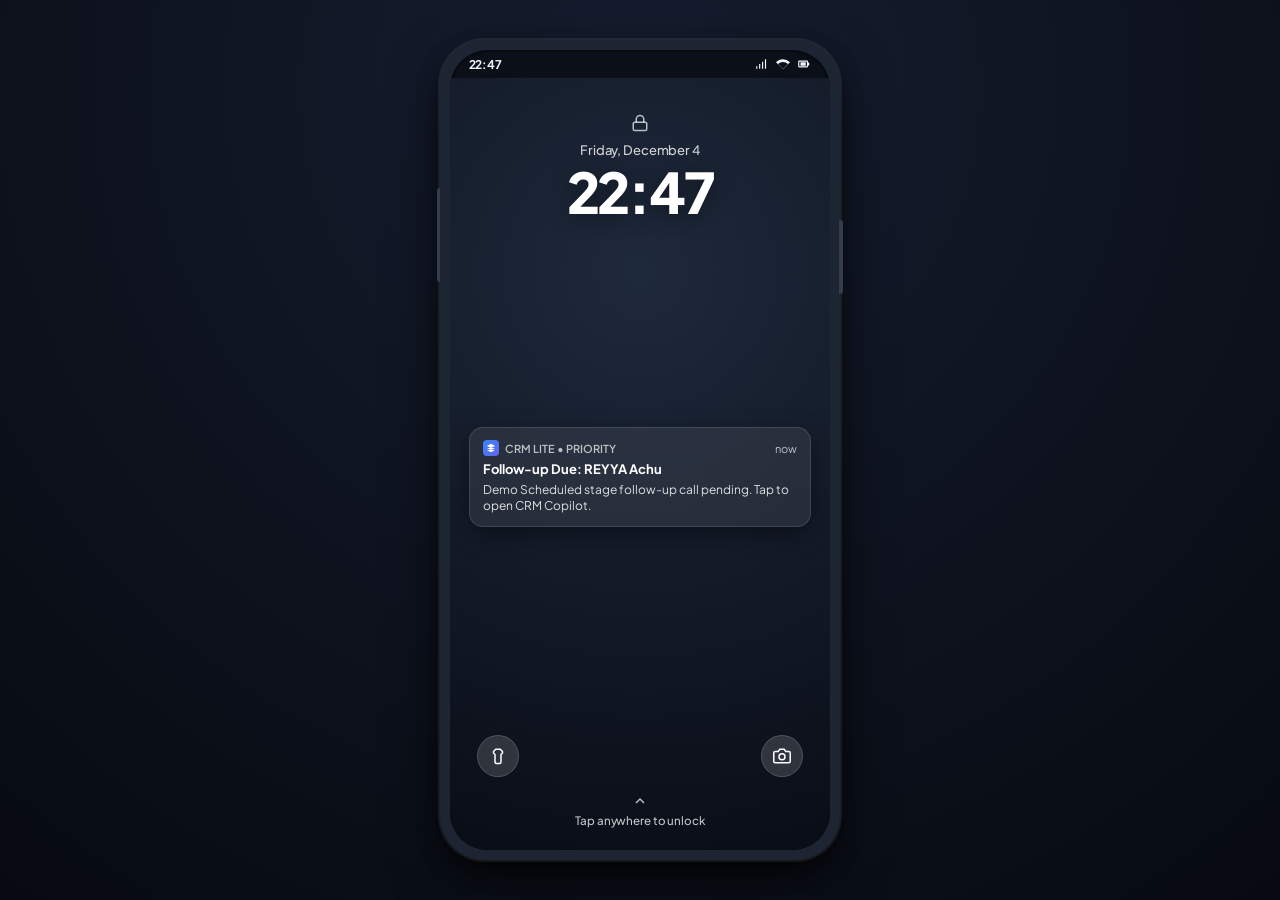
<file: chatbot_mobile.html>
<!DOCTYPE html>
<html lang="en">
<head>
  <meta charset="UTF-8" />
  <meta name="viewport" content="width=device-width, initial-scale=1.0, maximum-scale=1.0, user-scalable=no" />
  <meta http-equiv="Cache-Control" content="no-cache, no-store, must-revalidate" />
  <meta http-equiv="Pragma" content="no-cache" />
  <meta http-equiv="Expires" content="0" />
  <title>CRM Mobile OS • AI Copilot Smartphone Simulator</title>
  <link rel="preconnect" href="https://fonts.googleapis.com">
  <link rel="preconnect" href="https://fonts.gstatic.com" crossorigin>
  <link href="https://fonts.googleapis.com/css2?family=Plus+Jakarta+Sans:wght@400;500;600;700;800&family=JetBrains+Mono:wght@400;500&display=swap" rel="stylesheet">
  <style>
    :root {
      --primary: #3b82f6;
      --primary-dark: #2563eb;
      --primary-glow: rgba(59, 130, 246, 0.35);
      --bg-chassis: #1e2532;
      --chassis-border: #2d3748;
      --phone-bg: #0b0f17;
      --phone-surface: #141a24;
      --phone-surface-2: #1b2332;
      --phone-border: rgba(255, 255, 255, 0.08);
      --text-main: #f1f5f9;
      --text-dim: #94a3b8;
      --text-muted: #64748b;
      --success: #10b981;
      --warning: #f59e0b;
      --danger: #ef4444;
      --radius-sm: 8px;
      --radius-md: 14px;
      --radius-lg: 20px;
      --font-sans: 'Plus Jakarta Sans', -apple-system, BlinkMacSystemFont, 'Segoe UI', Roboto, sans-serif;
      --font-mono: 'JetBrains Mono', monospace;
    }

    * {
      box-sizing: border-box;
      margin: 0;
      padding: 0;
      -webkit-tap-highlight-color: transparent;
    }

    html, body {
      height: 100%;
      height: 100dvh;
      max-height: 100vh;
      overflow: hidden;
      margin: 0;
      padding: 0;
    }

    body {
      background: radial-gradient(circle at 50% 10%, #151d2f 0%, #070a10 100%);
      font-family: var(--font-sans);
      color: var(--text-main);
      display: flex;
      flex-direction: column;
      align-items: center;
      justify-content: center;
      padding: clamp(0.4rem, 1.5vh, 1rem) 0.5rem;
      overflow: hidden;
    }

    .status-dot {
      width: 7px;
      height: 7px;
      border-radius: 50%;
      background: var(--success);
      box-shadow: 0 0 6px var(--success);
      display: inline-block;
    }
    .status-dot.offline {
      background: var(--warning);
      box-shadow: 0 0 6px var(--warning);
    }

    /* SMARTPHONE MOCKUP FRAME */
    .phone-wrapper {
      position: relative;
      height: min(820px, calc(100dvh - 1.5rem));
      max-height: calc(100dvh - 1.5rem);
      aspect-ratio: 380 / 780;
      width: auto;
      max-width: min(400px, calc(100vw - 1rem));
      background: var(--bg-chassis);
      border-radius: clamp(28px, 5vh, 46px);
      padding: 10px;
      box-shadow:
        0 0 0 2px rgba(255, 255, 255, 0.08),
        0 20px 60px -10px rgba(0, 0, 0, 0.85),
        0 10px 25px -5px rgba(0, 0, 0, 0.6);
      display: flex;
      flex-direction: column;
      user-select: none;
      transition: all 0.3s ease;
      flex-shrink: 1;
      min-height: 0;
    }

    /* Hardware buttons on chassis edges */
    .phone-wrapper::before {
      content: '';
      position: absolute;
      top: 18%;
      left: -3px;
      width: 3px;
      height: 6%;
      background: #333d4e;
      border-radius: 3px 0 0 3px;
      box-shadow: 0 45px 0 #333d4e; /* Volume buttons */
    }

    .power-btn-hardware {
      position: absolute;
      top: 22%;
      right: -3px;
      width: 4px;
      height: 9%;
      background: #333d4e;
      border-radius: 0 3px 3px 0;
      cursor: pointer;
      z-index: 10;
      transition: background 0.15s ease;
    }
    .power-btn-hardware:hover {
      background: var(--primary);
    }

    /* Inner Screen Glass */
    .phone-screen {
      width: 100%;
      height: 100%;
      background: var(--phone-bg);
      border-radius: clamp(20px, 4.2vh, 38px);
      display: flex;
      flex-direction: column;
      overflow: hidden;
      position: relative;
      box-shadow: inset 0 0 4px rgba(0, 0, 0, 0.8);
      min-height: 0;
    }

    /* Clean Top Status Bar (Time & WiFi, No Dynamic Island Capsule) */
    .phone-status-bar {
      height: 28px;
      padding: 0 1.15rem;
      display: flex;
      align-items: center;
      justify-content: space-between;
      color: var(--text-main);
      z-index: 50;
      flex-shrink: 0;
      position: relative;
      background: transparent;
      transition: background 0.2s ease;
    }

    body.in-app .phone-status-bar {
      background: var(--phone-surface);
    }

    .phone-time {
      font-family: var(--font-sans);
      font-weight: 700;
      font-size: 0.75rem;
      letter-spacing: -0.02em;
      color: var(--text-main);
    }

    .phone-status-icons {
      display: flex;
      align-items: center;
      gap: 0.45rem;
      color: var(--text-main);
    }

    .phone-status-icons svg {
      width: 14px;
      height: 14px;
      fill: currentColor;
    }

    /* =========================================================================
       SCREEN VIEWS (LOCK SCREEN, HOME SCREEN, APP SCREEN)
       ========================================================================= */
    .screen-view {
      position: absolute;
      top: 28px;
      left: 0;
      right: 0;
      bottom: 0;
      display: flex;
      flex-direction: column;
      overflow: hidden;
      transition: transform 0.35s cubic-bezier(0.16, 1, 0.3, 1), opacity 0.25s ease;
      min-height: 0;
    }

    /* -------------------------------------------------------------------------
       SCREEN 1: LOCK SCREEN
       ------------------------------------------------------------------------- */
    #lockScreen {
      z-index: 40;
      background: radial-gradient(circle at 50% 25%, #1e293b 0%, #090d16 100%);
      padding: 1.25rem 1.15rem 1.35rem 1.15rem;
      justify-content: space-between;
      align-items: center;
      transform: translateY(0);
      opacity: 1;
      cursor: pointer;
    }

    #lockScreen.unlocked {
      transform: translateY(-100%);
      opacity: 0;
      pointer-events: none;
    }

    .lock-top {
      display: flex;
      flex-direction: column;
      align-items: center;
      gap: 0.35rem;
      margin-top: 1rem;
    }

    .lock-padlock {
      width: 18px;
      height: 18px;
      color: rgba(255, 255, 255, 0.7);
      margin-bottom: 0.25rem;
    }

    .lock-date {
      font-size: 0.8125rem;
      font-weight: 500;
      color: rgba(255, 255, 255, 0.8);
      letter-spacing: -0.01em;
    }

    .lock-clock {
      font-size: 3.5rem;
      font-weight: 800;
      line-height: 1;
      color: #ffffff;
      letter-spacing: -0.04em;
      text-shadow: 0 4px 20px rgba(0, 0, 0, 0.4);
    }

    /* Lock Screen Notification Card */
    .lock-notifications {
      width: 100%;
      display: flex;
      flex-direction: column;
      gap: 0.6rem;
      margin: auto 0;
    }

    .lock-notif-card {
      background: rgba(255, 255, 255, 0.08);
      backdrop-filter: blur(20px);
      -webkit-backdrop-filter: blur(20px);
      border: 1px solid rgba(255, 255, 255, 0.12);
      border-radius: var(--radius-md);
      padding: 0.75rem 0.85rem;
      box-shadow: 0 8px 24px rgba(0, 0, 0, 0.4);
      display: flex;
      flex-direction: column;
      gap: 0.3rem;
      transition: transform 0.2s ease, background 0.2s ease;
      cursor: pointer;
    }

    .lock-notif-card:hover {
      background: rgba(255, 255, 255, 0.12);
      transform: scale(1.02);
    }

    .notif-header {
      display: flex;
      align-items: center;
      justify-content: space-between;
      font-size: 0.6875rem;
      color: rgba(255, 255, 255, 0.7);
    }

    .notif-app-info {
      display: flex;
      align-items: center;
      gap: 0.35rem;
      font-weight: 600;
    }

    .notif-app-icon {
      width: 16px;
      height: 16px;
      background: linear-gradient(135deg, var(--primary) 0%, #6366f1 100%);
      border-radius: 4px;
      display: flex;
      align-items: center;
      justify-content: center;
    }
    .notif-app-icon svg {
      width: 10px;
      height: 10px;
      fill: #ffffff;
    }

    .notif-title {
      font-size: 0.8125rem;
      font-weight: 700;
      color: #ffffff;
    }

    .notif-desc {
      font-size: 0.75rem;
      color: rgba(255, 255, 255, 0.85);
      line-height: 1.35;
    }

    /* Lock Screen Bottom Actions */
    .lock-bottom {
      width: 100%;
      display: flex;
      flex-direction: column;
      align-items: center;
      gap: 1rem;
    }

    .lock-quick-actions {
      width: 100%;
      display: flex;
      justify-content: space-between;
      padding: 0 0.5rem;
    }

    .lock-round-btn {
      width: 42px;
      height: 42px;
      border-radius: 50%;
      background: rgba(255, 255, 255, 0.15);
      backdrop-filter: blur(10px);
      border: 1px solid rgba(255, 255, 255, 0.15);
      color: #ffffff;
      display: flex;
      align-items: center;
      justify-content: center;
      cursor: pointer;
      transition: all 0.2s ease;
    }
    .lock-round-btn:hover {
      background: rgba(255, 255, 255, 0.25);
    }
    .lock-round-btn svg {
      width: 18px;
      height: 18px;
    }

    .unlock-swipe-prompt {
      display: flex;
      flex-direction: column;
      align-items: center;
      gap: 0.25rem;
      font-size: 0.725rem;
      color: rgba(255, 255, 255, 0.75);
      font-weight: 500;
      letter-spacing: -0.01em;
      animation: pulseChevron 2s infinite ease-in-out;
    }

    @keyframes pulseChevron {
      0%, 100% { opacity: 0.6; transform: translateY(0); }
      50% { opacity: 1; transform: translateY(-4px); }
    }

    /* -------------------------------------------------------------------------
       SCREEN 2: HOME SCREEN
       ------------------------------------------------------------------------- */
    #homeScreen {
      z-index: 10;
      background: radial-gradient(circle at 30% 10%, #1e1b4b 0%, #0f172a 45%, #030712 100%);
      padding: 0.85rem 0.85rem 0.95rem 0.85rem;
      justify-content: space-between;
      transform: scale(1);
      opacity: 1;
    }

    #homeScreen.app-open {
      transform: scale(0.92);
      opacity: 0;
      pointer-events: none;
    }

    /* Home Screen Widgets */
    .home-widgets {
      display: grid;
      grid-template-columns: 1fr 1fr;
      gap: 0.65rem;
      margin-bottom: 1rem;
    }

    .widget-box {
      background: rgba(255, 255, 255, 0.08);
      backdrop-filter: blur(16px);
      -webkit-backdrop-filter: blur(16px);
      border: 1px solid rgba(255, 255, 255, 0.1);
      border-radius: var(--radius-md);
      padding: 0.75rem;
      display: flex;
      flex-direction: column;
      justify-content: space-between;
      height: 90px;
      box-shadow: 0 4px 16px rgba(0, 0, 0, 0.3);
      cursor: pointer;
      transition: transform 0.2s ease;
    }
    .widget-box:hover {
      transform: scale(1.02);
    }

    .widget-top {
      font-size: 0.6875rem;
      color: rgba(255, 255, 255, 0.6);
      font-weight: 600;
      display: flex;
      align-items: center;
      gap: 0.35rem;
    }

    .widget-val {
      font-size: 1.25rem;
      font-weight: 800;
      color: #ffffff;
      line-height: 1.1;
    }

    .widget-desc {
      font-size: 0.6875rem;
      color: #93c5fd;
      font-weight: 500;
    }

    /* App Icons Grid */
    .app-grid {
      display: grid;
      grid-template-columns: repeat(4, 1fr);
      gap: 1rem 0.5rem;
      padding: 0.5rem 0.25rem;
    }

    .app-item {
      display: flex;
      flex-direction: column;
      align-items: center;
      gap: 0.35rem;
      cursor: pointer;
      background: none;
      border: none;
      color: var(--text-main);
      font-family: inherit;
      transition: transform 0.15s ease;
    }
    .app-item:hover {
      transform: scale(1.08);
    }
    .app-item:active {
      transform: scale(0.94);
    }

    .app-icon {
      width: 52px;
      height: 52px;
      border-radius: 14px;
      display: flex;
      align-items: center;
      justify-content: center;
      box-shadow: 0 4px 14px rgba(0, 0, 0, 0.35);
      position: relative;
    }

    .app-icon.crm-ai {
      background: linear-gradient(135deg, #2563eb 0%, #7c3aed 100%);
      box-shadow: 0 6px 18px rgba(37, 99, 235, 0.45);
      border: 1px solid rgba(255, 255, 255, 0.2);
    }

    .app-icon.leads {
      background: linear-gradient(135deg, #059669 0%, #10b981 100%);
    }

    .app-icon.calendar {
      background: #ffffff;
      color: #1e293b;
      display: flex;
      flex-direction: column;
      font-size: 0.6rem;
      font-weight: 700;
    }
    .app-icon.calendar span.day {
      font-size: 1.35rem;
      font-weight: 800;
      color: #ef4444;
      line-height: 1;
    }

    .app-icon.analytics {
      background: linear-gradient(135deg, #ea580c 0%, #f59e0b 100%);
    }

    .app-icon.mail {
      background: linear-gradient(135deg, #0284c7 0%, #38bdf8 100%);
    }

    .app-icon.notes {
      background: linear-gradient(135deg, #ca8a04 0%, #fde047 100%);
    }

    .app-icon.reminders {
      background: #ffffff;
      color: #3b82f6;
    }

    .app-icon.settings {
      background: linear-gradient(135deg, #475569 0%, #64748b 100%);
    }

    .app-badge {
      position: absolute;
      top: -3px;
      right: -3px;
      background: #ef4444;
      color: #ffffff;
      font-size: 0.625rem;
      font-weight: 800;
      padding: 0.1rem 0.35rem;
      border-radius: 10px;
      border: 1.5px solid #000;
    }

    .app-label {
      font-size: 0.6875rem;
      font-weight: 500;
      color: #f1f5f9;
      text-align: center;
      letter-spacing: -0.01em;
      text-shadow: 0 1px 3px rgba(0, 0, 0, 0.7);
    }

    /* Bottom Dock Bar */
    .home-dock {
      background: rgba(255, 255, 255, 0.12);
      backdrop-filter: blur(24px);
      -webkit-backdrop-filter: blur(24px);
      border: 1px solid rgba(255, 255, 255, 0.15);
      border-radius: 26px;
      padding: 0.6rem 0.85rem;
      display: flex;
      justify-content: space-around;
      align-items: center;
      box-shadow: 0 8px 30px rgba(0, 0, 0, 0.45);
      margin-top: auto;
    }

    .dock-item {
      cursor: pointer;
      transition: transform 0.15s ease;
    }
    .dock-item:hover {
      transform: scale(1.1);
    }
    .dock-item:active {
      transform: scale(0.92);
    }

    .dock-icon {
      width: 48px;
      height: 48px;
      border-radius: 13px;
      display: flex;
      align-items: center;
      justify-content: center;
      box-shadow: 0 4px 12px rgba(0, 0, 0, 0.3);
      position: relative;
    }

    .dock-icon.phone-app {
      background: linear-gradient(135deg, #16a34a 0%, #22c55e 100%);
    }
    .dock-icon.messages-app {
      background: linear-gradient(135deg, #2563eb 0%, #3b82f6 100%);
    }
    .dock-icon.safari-app {
      background: #ffffff;
      color: #0284c7;
    }

    /* -------------------------------------------------------------------------
       SCREEN 3: MOBILE CRM APP (ACTIVE APP VIEW)
       ------------------------------------------------------------------------- */
    #appScreen {
      z-index: 20;
      background: var(--phone-bg);
      transform: scale(0.94) translateY(30px);
      opacity: 0;
      pointer-events: none;
    }

    #appScreen.active {
      transform: scale(1) translateY(0);
      opacity: 1;
      pointer-events: auto;
    }

    /* In-App Header */
    .app-header {
      padding: 0.5rem 0.75rem 0.55rem 0.75rem;
      background: var(--phone-surface);
      border-bottom: 1px solid var(--phone-border);
      display: flex;
      align-items: center;
      justify-content: space-between;
      flex-shrink: 0;
      z-index: 10;
      box-shadow: 0 2px 10px rgba(0, 0, 0, 0.25);
    }

    .header-left {
      display: flex;
      align-items: center;
      gap: 0.4rem;
    }

    .btn-back-home {
      background: transparent;
      border: none;
      color: var(--text-dim);
      cursor: pointer;
      padding: 0.2rem;
      display: flex;
      align-items: center;
      border-radius: 6px;
    }
    .btn-back-home:hover {
      color: var(--text-main);
      background: var(--phone-surface-2);
    }
    .btn-back-home svg {
      width: 18px;
      height: 18px;
    }

    .header-info {
      display: flex;
      align-items: center;
      gap: 0.5rem;
    }

    .bot-avatar {
      width: 30px;
      height: 30px;
      border-radius: 50%;
      background: linear-gradient(135deg, var(--primary) 0%, #4f46e5 100%);
      display: flex;
      align-items: center;
      justify-content: center;
      color: #ffffff;
      position: relative;
      box-shadow: 0 4px 12px var(--primary-glow);
    }

    .bot-avatar svg {
      width: 16px;
      height: 16px;
    }

    .online-indicator {
      position: absolute;
      bottom: -1px;
      right: -1px;
      width: 8px;
      height: 8px;
      background: var(--success);
      border: 2px solid var(--phone-bg);
      border-radius: 50%;
    }

    .bot-meta h2 {
      font-size: 0.85rem;
      font-weight: 700;
      color: var(--text-main);
      line-height: 1.1;
    }

    .bot-meta span {
      font-size: 0.625rem;
      color: var(--text-dim);
      display: flex;
      align-items: center;
      gap: 0.25rem;
    }

    .header-btns {
      display: flex;
      align-items: center;
      gap: 0.25rem;
    }

    .icon-btn {
      background: transparent;
      border: none;
      color: var(--text-dim);
      width: 28px;
      height: 28px;
      border-radius: 50%;
      display: flex;
      align-items: center;
      justify-content: center;
      cursor: pointer;
      transition: all 0.15s ease;
    }

    .icon-btn:hover {
      background: var(--phone-surface-2);
      color: var(--text-main);
    }

    .icon-btn svg {
      width: 15px;
      height: 15px;
    }

    /* In-App Tab Views */
    .app-tab-content {
      flex: 1;
      display: flex;
      flex-direction: column;
      overflow: hidden;
      min-height: 0;
    }

    .tab-pane {
      flex: 1;
      display: none;
      flex-direction: column;
      overflow: hidden;
      min-height: 0;
    }

    .tab-pane.active {
      display: flex;
    }

    /* TAB 1: COPILOT CHAT MESSAGES */
    .chat-messages {
      flex: 1;
      padding: 0.65rem 0.75rem;
      overflow-y: auto;
      overflow-x: hidden;
      display: flex;
      flex-direction: column;
      gap: 0.65rem;
      scroll-behavior: smooth;
      min-height: 0;
    }

    .chat-messages::-webkit-scrollbar {
      width: 4px;
    }
    .chat-messages::-webkit-scrollbar-thumb {
      background: rgba(255, 255, 255, 0.1);
      border-radius: 4px;
    }

    .message-row {
      display: flex;
      flex-direction: column;
      max-width: 88%;
      animation: msgAppear 0.25s cubic-bezier(0.16, 1, 0.3, 1);
    }

    @keyframes msgAppear {
      from { opacity: 0; transform: translateY(6px); }
      to { opacity: 1; transform: translateY(0); }
    }

    .message-row.user {
      align-self: flex-end;
      align-items: flex-end;
    }

    .message-row.assistant {
      align-self: flex-start;
      align-items: flex-start;
    }

    .message-bubble {
      padding: 0.6rem 0.8rem;
      border-radius: var(--radius-md);
      font-size: 0.8rem;
      line-height: 1.48;
      word-break: break-word;
      position: relative;
    }

    .message-row.user .message-bubble {
      background: linear-gradient(135deg, var(--primary) 0%, var(--primary-dark) 100%);
      color: #ffffff;
      border-bottom-right-radius: 3px;
      box-shadow: 0 4px 12px rgba(37, 99, 235, 0.25);
    }

    .message-row.assistant .message-bubble {
      background: var(--phone-surface);
      border: 1px solid var(--phone-border);
      color: var(--text-main);
      border-bottom-left-radius: 3px;
      box-shadow: 0 2px 8px rgba(0, 0, 0, 0.2);
    }

    .message-time {
      font-size: 0.625rem;
      color: var(--text-muted);
      margin-top: 0.2rem;
      padding: 0 0.25rem;
    }

    /* Markdown Formatted Typography */
    .markdown-content p {
      margin: 0 0 0.4rem 0;
    }
    .markdown-content p:last-child {
      margin-bottom: 0;
    }

    .markdown-content strong,
    .markdown-content b {
      font-weight: 700;
      color: #ffffff;
    }

    .markdown-content em,
    .markdown-content i {
      font-style: italic;
    }

    .markdown-content ul,
    .markdown-content ol {
      margin: 0.3rem 0 0.45rem 0;
      padding-left: 1.15rem;
    }
    .markdown-content ul { list-style-type: disc; }
    .markdown-content ol { list-style-type: decimal; }

    .markdown-content li {
      margin-bottom: 0.25rem;
      line-height: 1.42;
    }
    .markdown-content li:last-child {
      margin-bottom: 0;
    }

    .markdown-content code.code-inline {
      font-family: var(--font-mono);
      font-size: 0.75rem;
      background: rgba(0, 0, 0, 0.35);
      border: 1px solid var(--phone-border);
      padding: 0.1rem 0.25rem;
      border-radius: 4px;
      color: var(--primary);
    }

    /* Action Confirmation Card */
    .action-card {
      margin-top: 0.5rem;
      padding: 0.55rem;
      background: var(--phone-surface-2);
      border: 1px solid rgba(59, 130, 246, 0.25);
      border-radius: var(--radius-sm);
    }

    .action-header {
      display: flex;
      align-items: center;
      gap: 0.35rem;
      font-size: 0.725rem;
      font-weight: 600;
      color: var(--primary);
      margin-bottom: 0.3rem;
    }
    .action-header svg {
      width: 13px;
      height: 13px;
    }

    .action-desc {
      font-size: 0.75rem;
      color: var(--text-main);
      margin-bottom: 0.45rem;
    }

    .action-buttons {
      display: flex;
      gap: 0.35rem;
    }

    .btn-action-confirm {
      background: var(--primary);
      color: #ffffff;
      border: none;
      padding: 0.3rem 0.6rem;
      border-radius: 6px;
      font-size: 0.7rem;
      font-weight: 600;
      cursor: pointer;
      display: flex;
      align-items: center;
      gap: 0.25rem;
    }
    .btn-action-confirm:hover { background: var(--primary-dark); }

    .btn-action-cancel {
      background: rgba(255, 255, 255, 0.08);
      color: var(--text-dim);
      border: none;
      padding: 0.3rem 0.6rem;
      border-radius: 6px;
      font-size: 0.7rem;
      cursor: pointer;
    }

    /* Typing Dots */
    .typing-row {
      display: flex;
      align-items: center;
      gap: 0.3rem;
      padding: 0.45rem 0.7rem;
      background: var(--phone-surface);
      border: 1px solid var(--phone-border);
      border-radius: var(--radius-md);
      width: fit-content;
      margin-bottom: 0.25rem;
    }
    .typing-row span.typing-label {
      font-size: 0.7rem;
      color: var(--text-dim);
      margin-right: 0.25rem;
    }
    .dot {
      width: 4px;
      height: 4px;
      border-radius: 50%;
      background: var(--primary);
      animation: bounce 1.4s infinite ease-in-out both;
    }
    .dot:nth-child(2) { animation-delay: -0.32s; }
    .dot:nth-child(3) { animation-delay: -0.16s; }

    @keyframes bounce {
      0%, 80%, 100% { transform: scale(0); opacity: 0.3; }
      40% { transform: scale(1); opacity: 1; }
    }

    /* Suggestions Horizontal Scrollable Chips */
    .suggestions-container {
      padding: 0.25rem 0.65rem 0.35rem 0.65rem;
      display: flex;
      gap: 0.35rem;
      overflow-x: auto;
      flex-shrink: 0;
      scrollbar-width: none;
    }
    .suggestions-container::-webkit-scrollbar { display: none; }

    .suggestion-chip {
      background: rgba(255, 255, 255, 0.05);
      border: 1px solid var(--phone-border);
      color: var(--text-dim);
      padding: 0.25rem 0.55rem;
      border-radius: 20px;
      font-size: 0.6875rem;
      white-space: nowrap;
      cursor: pointer;
      display: flex;
      align-items: center;
      gap: 0.25rem;
      transition: all 0.2s ease;
      flex-shrink: 0;
    }
    .suggestion-chip:hover {
      background: rgba(59, 130, 246, 0.15);
      border-color: rgba(59, 130, 246, 0.35);
      color: #93c5fd;
    }

    /* Bottom Input Bar */
    .chat-input-bar {
      padding: 0.35rem 0.65rem 0.45rem 0.65rem;
      background: rgba(20, 26, 36, 0.95);
      backdrop-filter: blur(10px);
      -webkit-backdrop-filter: blur(10px);
      border-top: 1px solid var(--phone-border);
      display: flex;
      align-items: center;
      gap: 0.45rem;
      flex-shrink: 0;
    }

    .input-wrapper {
      flex: 1;
      display: flex;
      align-items: center;
      background: var(--phone-surface-2);
      border: 1px solid var(--phone-border);
      border-radius: 24px;
      padding: 0.35rem 0.75rem;
      transition: border-color 0.2s ease;
    }
    .input-wrapper:focus-within { border-color: var(--primary); }

    .input-wrapper input {
      flex: 1;
      background: transparent;
      border: none;
      outline: none;
      color: var(--text-main);
      font-size: 0.7875rem;
      font-family: inherit;
    }
    .input-wrapper input::placeholder { color: var(--text-muted); }

    .send-btn {
      width: 30px;
      height: 30px;
      border-radius: 50%;
      background: linear-gradient(135deg, var(--primary) 0%, var(--primary-dark) 100%);
      border: none;
      color: #ffffff;
      display: flex;
      align-items: center;
      justify-content: center;
      cursor: pointer;
      flex-shrink: 0;
      box-shadow: 0 2px 8px var(--primary-glow);
    }
    .send-btn svg {
      width: 14px;
      height: 14px;
      margin-left: 2px;
    }

    /* -------------------------------------------------------------------------
       TAB 2: LEADS SCREEN (SAAS MOBILE REDESIGN)
       ------------------------------------------------------------------------- */
    .leads-view {
      flex: 1;
      padding: 0.65rem 0.75rem;
      overflow-y: auto;
      overflow-x: hidden;
      display: flex;
      flex-direction: column;
      gap: 0.55rem;
      min-height: 0;
    }

    .leads-search-wrapper {
      display: flex;
      flex-direction: column;
      gap: 0.45rem;
      position: sticky;
      top: 0;
      z-index: 5;
      background: var(--phone-bg);
      padding-bottom: 0.25rem;
    }

    .search-input-box {
      display: flex;
      align-items: center;
      gap: 0.45rem;
      background: var(--phone-surface-2);
      border: 1px solid var(--phone-border);
      border-radius: var(--radius-sm);
      padding: 0.4rem 0.65rem;
      transition: border-color 0.2s ease;
    }
    .search-input-box:focus-within {
      border-color: var(--primary);
    }
    .search-input-box svg {
      color: var(--text-muted);
      flex-shrink: 0;
    }
    .search-input-box input {
      flex: 1;
      background: transparent;
      border: none;
      outline: none;
      color: var(--text-main);
      font-size: 0.75rem;
      font-family: inherit;
    }
    .search-input-box input::placeholder {
      color: var(--text-muted);
    }
    .search-clear-btn {
      background: none;
      border: none;
      color: var(--text-muted);
      cursor: pointer;
      font-size: 0.75rem;
      padding: 0 0.2rem;
    }

    .filter-pills-scroll {
      display: flex;
      gap: 0.35rem;
      overflow-x: auto;
      scrollbar-width: none;
      padding-bottom: 2px;
    }
    .filter-pills-scroll::-webkit-scrollbar { display: none; }

    .filter-pill {
      background: var(--phone-surface);
      border: 1px solid var(--phone-border);
      color: var(--text-dim);
      padding: 0.25rem 0.55rem;
      border-radius: 14px;
      font-size: 0.65rem;
      font-weight: 600;
      white-space: nowrap;
      cursor: pointer;
      transition: all 0.15s ease;
      min-height: 28px;
    }
    .filter-pill.active {
      background: var(--primary);
      border-color: var(--primary-dark);
      color: #ffffff;
      box-shadow: 0 2px 6px var(--primary-glow);
    }

    .leads-cards-container {
      display: flex;
      flex-direction: column;
      gap: 0.55rem;
    }

    .lead-mobile-card {
      background: var(--phone-surface);
      border: 1px solid var(--phone-border);
      border-radius: var(--radius-md);
      padding: 0.7rem;
      display: flex;
      flex-direction: column;
      gap: 0.4rem;
      box-shadow: 0 2px 8px rgba(0, 0, 0, 0.25);
      transition: border-color 0.2s ease, transform 0.15s ease;
    }
    .lead-mobile-card:active {
      transform: scale(0.99);
    }

    .lead-card-top {
      display: flex;
      align-items: flex-start;
      justify-content: space-between;
      gap: 0.5rem;
    }

    .lead-card-title-group {
      display: flex;
      flex-direction: column;
    }

    .lead-card-name {
      font-size: 0.825rem;
      font-weight: 700;
      color: #ffffff;
      line-height: 1.25;
    }

    .lead-card-company {
      font-size: 0.6875rem;
      color: var(--text-muted);
    }

    .stage-pill {
      font-size: 0.625rem;
      font-weight: 700;
      padding: 0.18rem 0.45rem;
      border-radius: 10px;
      text-transform: uppercase;
      letter-spacing: 0.02em;
      white-space: nowrap;
    }
    .stage-pill.new { background: rgba(148, 163, 184, 0.15); color: #cbd5e1; border: 1px solid rgba(148, 163, 184, 0.3); }
    .stage-pill.contacted { background: rgba(139, 92, 246, 0.15); color: #c4b5fd; border: 1px solid rgba(139, 92, 246, 0.3); }
    .stage-pill.demo { background: rgba(59, 130, 246, 0.15); color: #93c5fd; border: 1px solid rgba(59, 130, 246, 0.3); }
    .stage-pill.negotiation { background: rgba(245, 158, 11, 0.15); color: #fcd34d; border: 1px solid rgba(245, 158, 11, 0.3); }
    .stage-pill.won { background: rgba(16, 185, 129, 0.15); color: #6ee7b7; border: 1px solid rgba(16, 185, 129, 0.3); }
    .stage-pill.lost { background: rgba(239, 68, 68, 0.15); color: #fca5a5; border: 1px solid rgba(239, 68, 68, 0.3); }

    .lead-card-metrics {
      display: flex;
      align-items: center;
      justify-content: space-between;
      padding: 0.35rem 0.5rem;
      background: rgba(0, 0, 0, 0.25);
      border-radius: 6px;
      font-size: 0.7rem;
    }
    .lead-val {
      font-weight: 700;
      color: #38bdf8;
    }
    .lead-priority {
      font-weight: 600;
      font-size: 0.65rem;
    }
    .lead-priority.HIGH { color: #f87171; }
    .lead-priority.MEDIUM { color: #fbbf24; }
    .lead-priority.LOW { color: #94a3b8; }

    .lead-card-notes {
      font-size: 0.6875rem;
      color: var(--text-dim);
      line-height: 1.35;
      background: rgba(255, 255, 255, 0.02);
      padding: 0.3rem 0.45rem;
      border-radius: 4px;
      border-left: 2px solid var(--primary);
    }

    .lead-actions-row {
      display: flex;
      gap: 0.35rem;
      margin-top: 0.15rem;
    }

    .btn-lead-action {
      flex: 1;
      padding: 0.35rem 0.45rem;
      border-radius: 6px;
      font-size: 0.6875rem;
      font-weight: 600;
      cursor: pointer;
      display: flex;
      align-items: center;
      justify-content: center;
      gap: 0.25rem;
      border: none;
      transition: all 0.15s ease;
      min-height: 32px;
      text-decoration: none;
    }
    .btn-lead-ai {
      background: rgba(59, 130, 246, 0.15);
      color: #93c5fd;
      border: 1px solid rgba(59, 130, 246, 0.3);
    }
    .btn-lead-ai:hover {
      background: var(--primary);
      color: #ffffff;
    }
    .btn-lead-call {
      background: rgba(16, 185, 129, 0.15);
      color: #6ee7b7;
      border: 1px solid rgba(16, 185, 129, 0.3);
    }
    .btn-lead-call:hover {
      background: var(--success);
      color: #ffffff;
    }
    .btn-lead-move {
      background: rgba(245, 158, 11, 0.12);
      color: #fcd34d;
      border: 1px solid rgba(245, 158, 11, 0.25);
    }
    .btn-lead-move:hover {
      background: var(--warning);
      color: #000000;
    }

    /* -------------------------------------------------------------------------
       TAB 3: PIPELINE SCREEN (FUNNEL & CONVERSIONS)
       ------------------------------------------------------------------------- */
    .pipeline-view {
      flex: 1;
      padding: 0.65rem 0.75rem;
      overflow-y: auto;
      overflow-x: hidden;
      display: flex;
      flex-direction: column;
      gap: 0.65rem;
      min-height: 0;
    }

    .pipeline-kpis {
      display: grid;
      grid-template-columns: repeat(3, 1fr);
      gap: 0.4rem;
    }

    .pipe-kpi-card {
      background: var(--phone-surface);
      border: 1px solid var(--phone-border);
      border-radius: var(--radius-sm);
      padding: 0.5rem 0.4rem;
      text-align: center;
      display: flex;
      flex-direction: column;
      gap: 0.15rem;
    }
    .pipe-kpi-card h4 {
      font-size: 0.95rem;
      font-weight: 800;
      color: #ffffff;
      line-height: 1.1;
    }
    .pipe-kpi-card span {
      font-size: 0.6rem;
      color: var(--text-dim);
      text-transform: uppercase;
      letter-spacing: 0.02em;
    }

    .funnel-card {
      background: var(--phone-surface);
      border: 1px solid var(--phone-border);
      border-radius: var(--radius-md);
      padding: 0.65rem;
      display: flex;
      flex-direction: column;
      gap: 0.55rem;
    }

    .funnel-card-header {
      font-size: 0.75rem;
      font-weight: 700;
      color: var(--text-main);
      display: flex;
      justify-content: space-between;
      align-items: center;
    }

    .funnel-stage-row {
      display: flex;
      flex-direction: column;
      gap: 0.25rem;
      padding: 0.45rem 0.5rem;
      background: rgba(0, 0, 0, 0.2);
      border-radius: 6px;
      cursor: pointer;
      transition: background 0.15s ease;
    }
    .funnel-stage-row:hover {
      background: rgba(59, 130, 246, 0.1);
    }

    .funnel-stage-meta {
      display: flex;
      justify-content: space-between;
      font-size: 0.7rem;
      font-weight: 600;
    }

    .funnel-progress-track {
      height: 6px;
      background: rgba(255, 255, 255, 0.06);
      border-radius: 3px;
      overflow: hidden;
    }
    .funnel-progress-fill {
      height: 100%;
      border-radius: 3px;
      background: linear-gradient(90deg, var(--primary) 0%, #60a5fa 100%);
      transition: width 0.4s ease;
    }

    /* -------------------------------------------------------------------------
       TAB 4: AGENDA SCREEN (TASKS & OVERDUE CALLS)
       ------------------------------------------------------------------------- */
    .agenda-view {
      flex: 1;
      padding: 0.65rem 0.75rem;
      overflow-y: auto;
      overflow-x: hidden;
      display: flex;
      flex-direction: column;
      gap: 0.65rem;
      min-height: 0;
    }

    .agenda-section-title {
      font-size: 0.725rem;
      font-weight: 700;
      text-transform: uppercase;
      letter-spacing: 0.04em;
      display: flex;
      align-items: center;
      gap: 0.35rem;
    }
    .agenda-section-title.urgent { color: #f87171; }
    .agenda-section-title.today { color: #60a5fa; }

    .agenda-card {
      background: var(--phone-surface);
      border: 1px solid var(--phone-border);
      border-radius: var(--radius-md);
      padding: 0.65rem;
      display: flex;
      flex-direction: column;
      gap: 0.35rem;
      position: relative;
    }
    .agenda-card.overdue {
      border-color: rgba(239, 68, 68, 0.3);
      background: linear-gradient(135deg, var(--phone-surface) 0%, rgba(239, 68, 68, 0.06) 100%);
    }

    .agenda-card-top {
      display: flex;
      justify-content: space-between;
      align-items: center;
    }

    .agenda-lead-name {
      font-size: 0.8rem;
      font-weight: 700;
      color: #ffffff;
    }

    .agenda-time-badge {
      font-size: 0.625rem;
      font-weight: 600;
      padding: 0.15rem 0.4rem;
      border-radius: 4px;
      background: rgba(255, 255, 255, 0.05);
      color: var(--text-dim);
    }
    .agenda-time-badge.urgent {
      background: rgba(239, 68, 68, 0.15);
      color: #f87171;
    }

    .agenda-purpose {
      font-size: 0.725rem;
      font-weight: 600;
      color: var(--text-main);
    }

    .agenda-notes {
      font-size: 0.6875rem;
      color: var(--text-dim);
      line-height: 1.35;
    }

    /* -------------------------------------------------------------------------
       5-STATE HELPERS (LOADING SKELETONS & EMPTY STATES)
       ------------------------------------------------------------------------- */
    .skeleton-box {
      background: linear-gradient(90deg, rgba(255, 255, 255, 0.03) 25%, rgba(255, 255, 255, 0.08) 50%, rgba(255, 255, 255, 0.03) 75%);
      background-size: 200% 100%;
      animation: shimmer 1.5s infinite;
      border-radius: 6px;
    }
    @keyframes shimmer {
      0% { background-position: 200% 0; }
      100% { background-position: -200% 0; }
    }

    .skeleton-card {
      background: var(--phone-surface);
      border: 1px solid var(--phone-border);
      border-radius: var(--radius-md);
      padding: 0.75rem;
      display: flex;
      flex-direction: column;
      gap: 0.45rem;
    }

    .empty-state-card {
      text-align: center;
      padding: 1.5rem 1rem;
      background: var(--phone-surface);
      border: 1px dashed var(--phone-border);
      border-radius: var(--radius-md);
      display: flex;
      flex-direction: column;
      align-items: center;
      gap: 0.5rem;
      margin-top: 0.5rem;
    }
    .empty-state-icon {
      width: 36px;
      height: 36px;
      border-radius: 50%;
      background: rgba(255, 255, 255, 0.05);
      display: flex;
      align-items: center;
      justify-content: center;
      color: var(--text-muted);
    }
    .empty-state-title {
      font-size: 0.8rem;
      font-weight: 700;
      color: var(--text-main);
    }
    .empty-state-desc {
      font-size: 0.7rem;
      color: var(--text-dim);
      line-height: 1.35;
    }
    .btn-empty-action {
      margin-top: 0.35rem;
      background: var(--primary);
      color: #ffffff;
      border: none;
      padding: 0.35rem 0.75rem;
      border-radius: 6px;
      font-size: 0.7rem;
      font-weight: 600;
      cursor: pointer;
    }

    /* IN-APP BOTTOM TAB BAR */
    .app-bottom-nav {
      height: 48px;
      background: rgba(18, 25, 39, 0.96);
      backdrop-filter: blur(12px);
      -webkit-backdrop-filter: blur(12px);
      border-top: 1px solid var(--phone-border);
      display: flex;
      align-items: center;
      justify-content: space-around;
      flex-shrink: 0;
      padding: 0 0.4rem;
    }

    .nav-tab-btn {
      background: transparent;
      border: none;
      color: var(--text-muted);
      display: flex;
      flex-direction: column;
      align-items: center;
      justify-content: center;
      gap: 0.15rem;
      cursor: pointer;
      font-size: 0.625rem;
      font-weight: 600;
      font-family: inherit;
      padding: 0.25rem 0.4rem;
      min-width: 48px;
      min-height: 40px;
      border-radius: 8px;
      transition: all 0.15s ease;
    }
    .nav-tab-btn svg {
      width: 17px;
      height: 17px;
      transition: transform 0.15s ease;
    }
    .nav-tab-btn.active {
      color: var(--primary);
    }
    .nav-tab-btn.active svg {
      transform: translateY(-1px);
    }

    /* Settings / Auth Modal Sheet */
    .modal-backdrop {
      position: absolute;
      inset: 0;
      background: rgba(0, 0, 0, 0.7);
      backdrop-filter: blur(4px);
      z-index: 60;
      display: none;
      align-items: flex-end;
      justify-content: center;
      border-radius: clamp(20px, 4.2vh, 38px);
    }

    .modal-backdrop.open { display: flex; }

    .modal-sheet {
      width: 100%;
      background: var(--phone-surface);
      border-top: 1px solid var(--phone-border);
      border-radius: 20px 20px 0 0;
      padding: 1rem 0.85rem 1.25rem 0.85rem;
      animation: sheetUp 0.25s cubic-bezier(0.16, 1, 0.3, 1);
    }

    @keyframes sheetUp {
      from { transform: translateY(100%); }
      to { transform: translateY(0); }
    }

    .sheet-handle {
      width: 36px;
      height: 4px;
      background: var(--phone-border);
      border-radius: 10px;
      margin: 0 auto 0.75rem auto;
    }

    .sheet-title {
      font-size: 0.875rem;
      font-weight: 700;
      margin-bottom: 0.25rem;
      color: var(--text-main);
    }
    .sheet-subtitle {
      font-size: 0.7rem;
      color: var(--text-dim);
      margin-bottom: 0.75rem;
    }

    .sheet-input-group {
      display: flex;
      flex-direction: column;
      gap: 0.25rem;
      margin-bottom: 0.65rem;
      text-align: left;
    }
    .sheet-input-group label {
      font-size: 0.65rem;
      font-weight: 600;
      color: var(--text-dim);
      text-transform: uppercase;
      letter-spacing: 0.03em;
    }
    .sheet-input-group input {
      background: var(--phone-surface-2);
      border: 1px solid var(--phone-border);
      border-radius: 8px;
      padding: 0.45rem 0.65rem;
      color: var(--text-main);
      font-size: 0.75rem;
      font-family: inherit;
      outline: none;
    }
    .sheet-input-group input:focus { border-color: var(--primary); }

    .sheet-btns {
      display: flex;
      flex-direction: column;
      gap: 0.4rem;
      margin-top: 0.75rem;
    }

    .btn-sheet-primary {
      background: var(--primary);
      color: #ffffff;
      border: none;
      padding: 0.55rem;
      border-radius: 8px;
      font-weight: 600;
      font-size: 0.75rem;
      cursor: pointer;
    }
    .btn-sheet-secondary {
      background: transparent;
      color: var(--text-dim);
      border: 1px solid var(--phone-border);
      padding: 0.55rem;
      border-radius: 8px;
      font-size: 0.75rem;
      cursor: pointer;
    }

    /* DIRECT MOBILE / FULLSCREEN RESPONSIVENESS */
    @media (max-width: 500px) {
      body {
        padding: 0;
        background: var(--phone-bg);
        overflow: hidden;
        height: 100vh;
        height: 100dvh;
      }

      .phone-wrapper {
        width: 100vw;
        height: 100vh;
        height: 100dvh;
        max-height: 100dvh;
        border-radius: 0;
        padding: 0;
        box-shadow: none;
        background: var(--phone-bg);
        aspect-ratio: auto;
      }

      .phone-wrapper::before,
      .power-btn-hardware { display: none; }

      .phone-screen {
        border-radius: 0;
        height: 100%;
      }

      .modal-backdrop { border-radius: 0; }
    }

    /* Frameless Mode for Full Desktop View */
    body.frameless-mode {
      padding: 0;
      background: var(--phone-bg);
      overflow: hidden;
    }
    body.frameless-mode .phone-wrapper {
      width: 100vw;
      height: 100vh;
      height: 100dvh;
      max-height: 100dvh;
      border-radius: 0;
      padding: 0;
      box-shadow: none;
      background: var(--phone-bg);
      aspect-ratio: auto;
    }
    body.frameless-mode .phone-wrapper::before,
    body.frameless-mode .power-btn-hardware { display: none; }
    body.frameless-mode .phone-screen {
      border-radius: 0;
      height: 100%;
    }
    body.frameless-mode .modal-backdrop { border-radius: 0; }
  </style>
</head>
<body>

  <!-- SMARTPHONE FRAME -->
  <div class="phone-wrapper" id="phoneWrapper">
    <!-- Clickable Hardware Power Button -->
    <div class="power-btn-hardware" onclick="togglePower()" title="Power / Lock Button"></div>

    <div class="phone-screen">

      <!-- Clean Status Bar (Time & WiFi, No Dynamic Island) -->
      <div class="phone-status-bar">
        <span class="phone-time" id="statusTime">23:57</span>

        <div class="phone-status-icons">
          <!-- Cellular signal -->
          <svg viewBox="0 0 24 24"><path d="M2 20h2v-4H2v4zm5 0h2v-8H7v8zm5 0h2V8h-2v12zm5 0h2V4h-2v16z"/></svg>
          <!-- Wifi -->
          <svg viewBox="0 0 24 24"><path d="M12 4C7.31 4 3.07 5.9 0 8.98L12 21 24 8.98A16.88 16.88 0 0 0 12 4zm0 4.5c3.34 0 6.36 1.34 8.56 3.52L12 20.65 3.44 12.02A12.07 12.07 0 0 1 12 8.5z"/></svg>
          <!-- Battery -->
          <svg viewBox="0 0 24 24"><path d="M17 6H4c-1.1 0-2 .9-2 2v8c0 1.1.9 2 2 2h13c1.1 0 2-.9 2-2v-1.5h1c.55 0 1-.45 1-1v-3c0-.55-.45-1-1-1h-1V8c0-1.1-.9-2-2-2zm0 10H4V8h13v8zm-2-7H6v6h9V9z"/></svg>
        </div>
      </div>

      <!-- ===================================================================
           SCREEN 1: LOCK SCREEN
           =================================================================== -->
      <div class="screen-view" id="lockScreen" onclick="unlockPhone()">
        <div class="lock-top">
          <svg class="lock-padlock" viewBox="0 0 24 24" fill="none" stroke="currentColor" stroke-width="2">
            <rect x="3" y="11" width="18" height="11" rx="2" ry="2"/>
            <path d="M7 11V7a5 5 0 0110 0v4"/>
          </svg>
          <span class="lock-date" id="lockDate">Saturday, November 7</span>
          <h1 class="lock-clock" id="lockClock">22:40</h1>
        </div>

        <!-- Lock Screen Notification Widget -->
        <div class="lock-notifications">
          <div class="lock-notif-card" onclick="event.stopPropagation(); openCrmApp('chat', 'what is the status of REYYA');">
            <div class="notif-header">
              <div class="notif-app-info">
                <div class="notif-app-icon">
                  <svg viewBox="0 0 24 24"><path d="M12 2L2 7l10 5 10-5-10-5zM2 17l10 5 10-5M2 12l10 5 10-5"/></svg>
                </div>
                <span>CRM LITE • PRIORITY</span>
              </div>
              <span>now</span>
            </div>
            <div class="notif-title">Follow-up Due: REYYA Achu</div>
            <div class="notif-desc">Demo Scheduled stage follow-up call pending. Tap to open CRM Copilot.</div>
          </div>
        </div>

        <div class="lock-bottom">
          <div class="lock-quick-actions">
            <div class="lock-round-btn" onclick="event.stopPropagation();" title="Flashlight">
              <svg viewBox="0 0 24 24" fill="none" stroke="currentColor" stroke-width="2">
                <path d="M18 6l-3-3H9L6 6v2l2 2v10a2 2 0 002 2h4a2 2 0 002-2V10l2-2V6z"/>
              </svg>
            </div>
            <div class="lock-round-btn" onclick="event.stopPropagation();" title="Camera">
              <svg viewBox="0 0 24 24" fill="none" stroke="currentColor" stroke-width="2">
                <path d="M23 19a2 2 0 01-2 2H3a2 2 0 01-2-2V8a2 2 0 012-2h4l2-3h6l2 3h4a2 2 0 012 2z"/>
                <circle cx="12" cy="13" r="4"/>
              </svg>
            </div>
          </div>

          <div class="unlock-swipe-prompt">
            <svg width="16" height="16" viewBox="0 0 24 24" fill="none" stroke="currentColor" stroke-width="2">
              <polyline points="18 15 12 9 6 15"/>
            </svg>
            <span>Tap anywhere to unlock</span>
          </div>
        </div>
      </div>

      <!-- ===================================================================
           SCREEN 2: HOME SCREEN (APP GRID & WIDGETS)
           =================================================================== -->
      <div class="screen-view" id="homeScreen">
        <!-- Home Screen Widgets -->
        <div class="home-widgets">
          <!-- Calendar/Weather Widget -->
          <div class="widget-box" onclick="openCrmApp('leads')">
            <div class="widget-top">
              <svg width="12" height="12" viewBox="0 0 24 24" fill="none" stroke="currentColor" stroke-width="2">
                <circle cx="12" cy="12" r="5"/><path d="M12 1v2m0 18v2M4.22 4.22l1.42 1.42m12.72 12.72l1.42 1.42M1 12h2m18 0h2M4.22 19.78l1.42-1.42M18.36 5.64l1.42-1.42"/>
              </svg>
              <span>CRM TODAY</span>
            </div>
            <div class="widget-val">1 Lead</div>
            <div class="widget-desc">REYYA Achu (Demo)</div>
          </div>

          <!-- Quick Copilot Widget -->
          <div class="widget-box" onclick="openCrmApp('chat')">
            <div class="widget-top">
              <svg width="12" height="12" viewBox="0 0 24 24" fill="none" stroke="currentColor" stroke-width="2">
                <path d="M12 8V4m0 4a4 4 0 100 8 4 4 0 000-8zm0 8v4m-8-6h4m8 0h4"/>
              </svg>
              <span>AI COPILOT</span>
            </div>
            <div class="widget-val" style="font-size:1.05rem;">Live Online</div>
            <div class="widget-desc">Tap to start chat</div>
          </div>
        </div>

        <!-- App Grid -->
        <div class="app-grid">
          <!-- App 1: CRM AI Copilot (Featured) -->
          <button class="app-item" onclick="openCrmApp('chat')">
            <div class="app-icon crm-ai">
              <svg width="28" height="28" viewBox="0 0 24 24" fill="none" stroke="#ffffff" stroke-width="2">
                <path d="M12 8V4m0 4a4 4 0 100 8 4 4 0 000-8zm0 8v4m-8-6h4m8 0h4"/>
              </svg>
              <span class="app-badge">1</span>
            </div>
            <span class="app-label">CRM AI</span>
          </button>

          <!-- App 2: Leads -->
          <button class="app-item" onclick="openCrmApp('leads')">
            <div class="app-icon leads">
              <svg width="26" height="26" viewBox="0 0 24 24" fill="none" stroke="#ffffff" stroke-width="2">
                <path d="M17 21v-2a4 4 0 00-4-4H5a4 4 0 00-4 4v2"/>
                <circle cx="9" cy="7" r="4"/>
                <path d="M23 21v-2a4 4 0 00-3-3.87m-4-12a4 4 0 010 7.75"/>
              </svg>
            </div>
            <span class="app-label">Leads</span>
          </button>

          <!-- App 3: Calendar -->
          <button class="app-item" onclick="openCrmApp('pipeline')">
            <div class="app-icon calendar">
              <span style="color:#64748b; font-size:0.55rem; text-transform:uppercase;">SAT</span>
              <span class="day" id="calendarDay">7</span>
            </div>
            <span class="app-label">Calendar</span>
          </button>

          <!-- App 4: Pipeline / Analytics -->
          <button class="app-item" onclick="openCrmApp('pipeline')">
            <div class="app-icon analytics">
              <svg width="26" height="26" viewBox="0 0 24 24" fill="none" stroke="#ffffff" stroke-width="2">
                <line x1="18" y1="20" x2="18" y2="10"/>
                <line x1="12" y1="20" x2="12" y2="4"/>
                <line x1="6" y1="20" x2="6" y2="14"/>
              </svg>
            </div>
            <span class="app-label">Pipeline</span>
          </button>

          <!-- App 5: Mail -->
          <button class="app-item" onclick="openCrmApp('chat', 'Show my recent messages')">
            <div class="app-icon mail">
              <svg width="26" height="26" viewBox="0 0 24 24" fill="none" stroke="#ffffff" stroke-width="2">
                <path d="M4 4h16c1.1 0 2 .9 2 2v12c0 1.1-.9 2-2 2H4c-1.1 0-2-.9-2-2V6c0-1.1.9-2 2-2z"/>
                <polyline points="22,6 12,13 2,6"/>
              </svg>
              <span class="app-badge">3</span>
            </div>
            <span class="app-label">Mail</span>
          </button>

          <!-- App 6: Notes -->
          <button class="app-item" onclick="openCrmApp('chat', 'Show notes for REYYA Achu')">
            <div class="app-icon notes">
              <svg width="26" height="26" viewBox="0 0 24 24" fill="none" stroke="#ffffff" stroke-width="2">
                <path d="M14 2H6a2 2 0 00-2 2v16a2 2 0 002 2h12a2 2 0 002-2V8z"/>
                <polyline points="14 2 14 8 20 8"/>
                <line x1="16" y1="13" x2="8" y2="13"/>
                <line x1="16" y1="17" x2="8" y2="17"/>
              </svg>
            </div>
            <span class="app-label">Notes</span>
          </button>

          <!-- App 7: Reminders -->
          <button class="app-item" onclick="openCrmApp('chat', 'What should I do today?')">
            <div class="app-icon reminders">
              <svg width="26" height="26" viewBox="0 0 24 24" fill="none" stroke="#2563eb" stroke-width="2">
                <polyline points="9 11 12 14 22 4"/>
                <path d="M21 12v7a2 2 0 01-2 2H5a2 2 0 01-2-2V5a2 2 0 012-2h11"/>
              </svg>
            </div>
            <span class="app-label">Reminders</span>
          </button>

          <!-- App 8: Settings -->
          <button class="app-item" onclick="openAuthModal()">
            <div class="app-icon settings">
              <svg width="26" height="26" viewBox="0 0 24 24" fill="none" stroke="#ffffff" stroke-width="2">
                <circle cx="12" cy="12" r="3"/>
                <path d="M19.4 15a1.65 1.65 0 00.33 1.82l.06.06a2 2 0 010 2.83 2 2 0 01-2.83 0l-.06-.06a1.65 1.65 0 00-1.82-.33 1.65 1.65 0 00-1 1.51V21a2 2 0 01-2 2 2 2 0 01-2-2v-.09A1.65 1.65 0 009 19.4a1.65 1.65 0 00-1.82.33l-.06.06a2 2 0 01-2.83 0 2 2 0 010-2.83l.06-.06a1.65 1.65 0 00.33-1.82 1.65 1.65 0 00-1.51-1H3a2 2 0 01-2-2 2 2 0 012-2h.09A1.65 1.65 0 004.6 9a1.65 1.65 0 00-.33-1.82l-.06-.06a2 2 0 010-2.83 2 2 0 012.83 0l.06.06a1.65 1.65 0 001.82.33H9a1.65 1.65 0 001-1.51V3a2 2 0 012-2 2 2 0 012 2v.09a1.65 1.65 0 001 1.51 1.65 1.65 0 001.82-.33l.06-.06a2 2 0 012.83 0 2 2 0 010 2.83l-.06.06a1.65 1.65 0 00-.33 1.82V9a1.65 1.65 0 001.51 1H21a2 2 0 012 2 2 2 0 01-2 2h-.09a1.65 1.65 0 00-1.51 1z"/>
              </svg>
            </div>
            <span class="app-label">Settings</span>
          </button>
        </div>

        <!-- Bottom Dock Bar -->
        <div class="home-dock">
          <!-- Phone -->
          <div class="dock-item" onclick="openCrmApp('chat', 'What calls do I need to make today?')" title="Phone">
            <div class="dock-icon phone-app">
              <svg width="24" height="24" viewBox="0 0 24 24" fill="none" stroke="#ffffff" stroke-width="2">
                <path d="M22 16.92v3a2 2 0 01-2.18 2 19.79 19.79 0 01-8.63-3.07 19.5 19.5 0 01-6-6 19.79 19.79 0 01-3.07-8.67A2 2 0 014.11 2h3a2 2 0 012 1.72 12.84 12.84 0 00.7 2.81 2 2 0 01-.45 2.11L8.09 9.91a16 16 0 006 6l1.27-1.27a2 2 0 012.11-.45 12.84 12.84 0 002.81.7A2 2 0 0122 16.92z"/>
              </svg>
            </div>
          </div>

          <!-- Messages -->
          <div class="dock-item" onclick="openCrmApp('chat', 'Show my recent messages')" title="Messages">
            <div class="dock-icon messages-app">
              <svg width="24" height="24" viewBox="0 0 24 24" fill="none" stroke="#ffffff" stroke-width="2">
                <path d="M21 15a2 2 0 01-2 2H7l-4 4V5a2 2 0 012-2h14a2 2 0 012 2z"/>
              </svg>
            </div>
          </div>

          <!-- CRM AI (Featured in Dock) -->
          <div class="dock-item" onclick="openCrmApp('chat')" title="CRM AI Copilot">
            <div class="dock-icon crm-ai" style="width:50px; height:50px; border-radius:14px;">
              <svg width="26" height="26" viewBox="0 0 24 24" fill="none" stroke="#ffffff" stroke-width="2">
                <path d="M12 8V4m0 4a4 4 0 100 8 4 4 0 000-8zm0 8v4m-8-6h4m8 0h4"/>
              </svg>
              <span class="app-badge">1</span>
            </div>
          </div>

          <!-- Safari / Web-to-Lead -->
          <div class="dock-item" onclick="openCrmApp('pipeline')" title="Browser">
            <div class="dock-icon safari-app">
              <svg width="26" height="26" viewBox="0 0 24 24" fill="none" stroke="#0284c7" stroke-width="2">
                <circle cx="12" cy="12" r="10"/>
                <polygon points="16.24 7.76 14.12 14.12 7.76 16.24 9.88 9.88 16.24 7.76"/>
              </svg>
            </div>
          </div>
        </div>
      </div>

      <!-- ===================================================================
           SCREEN 3: FULL MOBILE CRM APP
           =================================================================== -->
      <div class="screen-view" id="appScreen">
        <!-- In-App Header -->
        <div class="app-header">
          <div class="header-left">
            <button class="btn-back-home" onclick="goHome()" title="Exit to Home Screen">
              <svg viewBox="0 0 24 24" fill="none" stroke="currentColor" stroke-width="2.5">
                <polyline points="15 18 9 12 15 6"/>
              </svg>
            </button>

            <div class="header-info">
              <div class="bot-avatar">
                <svg viewBox="0 0 24 24" fill="none" stroke="currentColor" stroke-width="2">
                  <path d="M12 8V4m0 4a4 4 0 100 8 4 4 0 000-8zm0 8v4m-8-6h4m8 0h4"/>
                </svg>
                <div class="online-indicator"></div>
              </div>
              <div class="bot-meta">
                <h2>CRM AI Copilot</h2>
                <span id="botStatusSub"><span class="status-dot" id="inAppStatusDot"></span> <span id="inAppStatusText">Online • Live Assistant</span></span>
              </div>
            </div>
          </div>

          <div class="header-btns">
            <button class="icon-btn" onclick="clearChatHistory()" title="Clear Conversation">
              <svg viewBox="0 0 24 24" fill="none" stroke="currentColor" stroke-width="2">
                <polyline points="3 6 5 6 21 6"/>
                <path d="M19 6v14a2 2 0 01-2 2H7a2 2 0 01-2-2V6m3 0V4a2 2 0 012-2h4a2 2 0 012 2v2"/>
              </svg>
            </button>
            <button class="icon-btn" onclick="openAuthModal()" title="Settings">
              <svg viewBox="0 0 24 24" fill="none" stroke="currentColor" stroke-width="2">
                <circle cx="12" cy="12" r="3"/>
                <path d="M19.4 15a1.65 1.65 0 00.33 1.82l.06.06a2 2 0 010 2.83 2 2 0 01-2.83 0l-.06-.06a1.65 1.65 0 00-1.82-.33 1.65 1.65 0 00-1.51-1H3a2 2 0 01-2-2 2 2 0 012-2h.09A1.65 1.65 0 004.6 9a1.65 1.65 0 00-.33-1.82l-.06-.06a2 2 0 010-2.83 2 2 0 012.83 0l.06.06a1.65 1.65 0 001.82.33H9a1.65 1.65 0 001-1.51V3a2 2 0 012-2 2 2 0 012 2v.09a1.65 1.65 0 001 1.51 1.65 1.65 0 001.82-.33l.06-.06a2 2 0 012.83 0 2 2 0 010 2.83l-.06.06a1.65 1.65 0 00-.33 1.82V9a1.65 1.65 0 001.51 1H21a2 2 0 012 2 2 2 0 01-2 2h-.09a1.65 1.65 0 00-1.51 1z"/>
              </svg>
            </button>
          </div>
        </div>

        <!-- In-App Tab Views Container -->
        <div class="app-tab-content">

          <!-- TAB 1: COPILOT CHAT -->
          <div class="tab-pane active" id="tabChat">
            <!-- Messages Stream -->
            <div class="chat-messages" id="chatMessages">
              <!-- Rendered dynamically -->
            </div>

            <!-- Thinking Indicator -->
            <div id="typingIndicator" style="display: none; padding: 0 0.75rem;">
              <div class="typing-row">
                <span class="typing-label">Copilot is thinking</span>
                <div class="dot"></div>
                <div class="dot"></div>
                <div class="dot"></div>
              </div>
            </div>

            <!-- Suggestion Chips -->
            <div class="suggestions-container" id="suggestionsContainer">
              <button class="suggestion-chip" onclick="handleQuickSend('what is the status of REYYA')">
                🔍 Status of REYYA
              </button>
              <button class="suggestion-chip" onclick="handleQuickSend('Show my overdue leads')">
                ⚡ Overdue leads
              </button>
              <button class="suggestion-chip" onclick="handleQuickSend('Summarize my pipeline')">
                📊 Pipeline summary
              </button>
              <button class="suggestion-chip" onclick="handleQuickSend('What should I do today?')">
                🎯 Today's action plan
              </button>
            </div>

            <!-- Bottom Input Bar -->
            <div class="chat-input-bar">
              <div class="input-wrapper">
                <input
                  type="text"
                  id="chatInput"
                  placeholder="Ask your CRM Copilot..."
                  autocomplete="off"
                  onkeydown="if(event.key === 'Enter') handleSend();"
                />
              </div>
              <button class="send-btn" id="sendBtn" onclick="handleSend()" title="Send Message">
                <svg viewBox="0 0 24 24" fill="none" stroke="currentColor" stroke-width="2.5" stroke-linecap="round" stroke-linejoin="round">
                  <line x1="22" y1="2" x2="11" y2="13"/>
                  <polygon points="22 2 15 22 11 13 2 9 22 2"/>
                </svg>
              </button>
            </div>
          </div>

          <!-- TAB 2: LEADS LIST -->
          <div class="tab-pane" id="tabLeads">
            <div class="leads-view">
              <!-- Search & Stage Filter Bar -->
              <div class="leads-search-wrapper">
                <div class="search-input-box">
                  <svg width="14" height="14" viewBox="0 0 24 24" fill="none" stroke="currentColor" stroke-width="2">
                    <circle cx="11" cy="11" r="8"/><line x1="21" y1="21" x2="16.65" y2="16.65"/>
                  </svg>
                  <input type="text" id="leadSearchInput" placeholder="Search leads by name, phone..." oninput="handleLeadSearch(this.value)" />
                  <button id="leadSearchClear" class="search-clear-btn" onclick="clearLeadSearch()" style="display:none;">✕</button>
                </div>

                <div class="filter-pills-scroll">
                  <button class="filter-pill active" data-stage="ALL" onclick="filterLeadsByStage('ALL')">All Leads</button>
                  <button class="filter-pill" data-stage="NEW" onclick="filterLeadsByStage('NEW')">New</button>
                  <button class="filter-pill" data-stage="CONTACTED" onclick="filterLeadsByStage('CONTACTED')">Contacted</button>
                  <button class="filter-pill" data-stage="DEMO" onclick="filterLeadsByStage('DEMO')">Demo</button>
                  <button class="filter-pill" data-stage="NEGOTIATION" onclick="filterLeadsByStage('NEGOTIATION')">Negotiation</button>
                  <button class="filter-pill" data-stage="WON" onclick="filterLeadsByStage('WON')">Won</button>
                </div>
              </div>

              <!-- Leads Container (5-State: Loading / Empty / Error / Success) -->
              <div id="leadsListContainer" class="leads-cards-container">
                <!-- Dynamically rendered -->
              </div>
            </div>
          </div>

          <!-- TAB 3: PIPELINE FUNNEL -->
          <div class="tab-pane" id="tabPipeline">
            <div class="pipeline-view">
              <div id="pipelineContainer">
                <!-- Dynamically rendered funnel & stats -->
              </div>
            </div>
          </div>

          <!-- TAB 4: AGENDA & OVERDUE TASKS -->
          <div class="tab-pane" id="tabAgenda">
            <div class="agenda-view">
              <div id="agendaContainer">
                <!-- Dynamically rendered agenda items -->
              </div>
            </div>
          </div>

        </div>

        <!-- In-App Bottom Tab Bar (4-Tab Precision Mobile DS) -->
        <div class="app-bottom-nav">
          <button class="nav-tab-btn active" id="tabBtnChat" onclick="switchTab('chat')">
            <svg viewBox="0 0 24 24" fill="none" stroke="currentColor" stroke-width="2">
              <path d="M21 15a2 2 0 01-2 2H7l-4 4V5a2 2 0 012-2h14a2 2 0 012 2z"/>
            </svg>
            <span>Copilot</span>
          </button>

          <button class="nav-tab-btn" id="tabBtnLeads" onclick="switchTab('leads')">
            <svg viewBox="0 0 24 24" fill="none" stroke="currentColor" stroke-width="2">
              <path d="M17 21v-2a4 4 0 00-4-4H5a4 4 0 00-4 4v2"/>
              <circle cx="9" cy="7" r="4"/>
              <path d="M23 21v-2a4 4 0 00-3-3.87m-4-12a4 4 0 010 7.75"/>
            </svg>
            <span>Leads</span>
          </button>

          <button class="nav-tab-btn" id="tabBtnPipeline" onclick="switchTab('pipeline')">
            <svg viewBox="0 0 24 24" fill="none" stroke="currentColor" stroke-width="2">
              <line x1="18" y1="20" x2="18" y2="10"/>
              <line x1="12" y1="20" x2="12" y2="4"/>
              <line x1="6" y1="20" x2="6" y2="14"/>
            </svg>
            <span>Pipeline</span>
          </button>

          <button class="nav-tab-btn" id="tabBtnAgenda" onclick="switchTab('agenda')">
            <svg viewBox="0 0 24 24" fill="none" stroke="currentColor" stroke-width="2">
              <polyline points="9 11 12 14 22 4"/>
              <path d="M21 12v7a2 2 0 01-2 2H5a2 2 0 01-2-2V5a2 2 0 012-2h11"/>
            </svg>
            <span>Agenda</span>
          </button>
        </div>
      </div>

      <!-- AUTH & API CONFIG MODAL SHEET -->
      <div class="modal-backdrop" id="authModal" onclick="if(event.target === this) closeAuthModal()">
        <div class="modal-sheet">
          <div class="sheet-handle"></div>
          <div class="sheet-title">CRM Connection & Auth</div>
          <div class="sheet-subtitle">Connect this mobile assistant directly to your backend.</div>

          <div class="sheet-input-group">
            <label>API Base URL</label>
            <input type="text" id="apiBaseUrl" value="http://localhost:8000" placeholder="http://localhost:8000" />
          </div>

          <div class="sheet-input-group">
            <label>Email</label>
            <input type="email" id="authEmail" value="admin@crmlite.com" placeholder="admin@crmlite.com" />
          </div>

          <div class="sheet-input-group">
            <label>Password</label>
            <input type="password" id="authPassword" value="Admin@123" placeholder="••••••••" />
          </div>

          <div class="sheet-btns">
            <button class="btn-sheet-primary" onclick="loginAndSaveToken()">Sign In & Save Token</button>
            <button class="btn-sheet-secondary" onclick="useDemoMode()">Use Offline Demo Mode</button>
          </div>
        </div>
      </div>

    </div>
  </div>

  <script>
    // Configuration & State
    let API_BASE_URL = localStorage.getItem('crm_api_url') || 'http://localhost:8000';
    let ACCESS_TOKEN = localStorage.getItem('crm_access_token') || '';
    let IS_DEMO_MODE = !ACCESS_TOKEN;
    let isPhoneLocked = true;
    let activeAppOpen = false;

    const messages = [
      {
        id: 1,
        sender: 'assistant',
        text: "Hello Eleanor! I'm your **CRM AI Copilot**.\n\nI have evaluated your live CRM pipeline:\n* You have **1 active lead** (**REYYA Achu**) in **Demo Scheduled** stage.\n* An overdue follow-up call is pending.\n\nAsk me anything or tap an action below!",
        time: getCurrentFormattedTime(),
        action_required: false,
        action_payload: null
      }
    ];

    // Initialize UI on startup
    window.addEventListener('DOMContentLoaded', async () => {
      updateClock();
      setInterval(updateClock, 1000);
      renderMessages();

      // Prepopulate config inputs
      const urlInput = document.getElementById('apiBaseUrl');
      if (urlInput) urlInput.value = API_BASE_URL;

      // Auto-connect to live backend in background
      if (ACCESS_TOKEN) {
        const ok = await checkTokenHealth();
        if (!ok) {
          await autoLoginDefaultAdmin();
        }
      } else {
        await autoLoginDefaultAdmin();
      }
    });

    // Clock & Date updater
    function updateClock() {
      const now = new Date();
      let hours = String(now.getHours()).padStart(2, '0');
      const minutes = String(now.getMinutes()).padStart(2, '0');
      const timeStr = `${hours}:${minutes}`;

      const elem = document.getElementById('statusTime');
      if (elem) elem.textContent = timeStr;

      const lockClock = document.getElementById('lockClock');
      if (lockClock) lockClock.textContent = timeStr;

      const days = ['Sunday', 'Monday', 'Tuesday', 'Wednesday', 'Thursday', 'Friday', 'Saturday'];
      const months = ['January', 'February', 'March', 'April', 'May', 'June', 'July', 'August', 'September', 'October', 'November', 'December'];
      const dateStr = `${days[now.getDay()]}, ${months[now.getMonth()]} ${now.getDate()}`;

      const lockDate = document.getElementById('lockDate');
      if (lockDate) lockDate.textContent = dateStr;

      const calDay = document.getElementById('calendarDay');
      if (calDay) calDay.textContent = String(now.getDate());
    }

    function getCurrentFormattedTime() {
      const now = new Date();
      return now.toLocaleTimeString([], { hour: '2-digit', minute: '2-digit' });
    }

    // =========================================================================
    // PHONE OS INTERACTION & SCREEN NAVIGATION
    // =========================================================================
    function unlockPhone() {
      if (!isPhoneLocked) return;
      isPhoneLocked = false;

      // Animate dynamic island FaceID pulse
      const island = document.getElementById('dynamicIsland');
      if (island) {
        island.style.width = '120px';
        setTimeout(() => { island.style.width = '96px'; }, 400);
      }

      const lockScreen = document.getElementById('lockScreen');
      if (lockScreen) {
        lockScreen.classList.add('unlocked');
      }
    }

    function lockPhone() {
      isPhoneLocked = true;
      activeAppOpen = false;
      document.body.classList.remove('in-app');

      const lockScreen = document.getElementById('lockScreen');
      if (lockScreen) lockScreen.classList.remove('unlocked');

      const appScreen = document.getElementById('appScreen');
      if (appScreen) appScreen.classList.remove('active');

      const homeScreen = document.getElementById('homeScreen');
      if (homeScreen) homeScreen.classList.remove('app-open');
    }

    function togglePower() {
      if (isPhoneLocked) {
        unlockPhone();
      } else {
        lockPhone();
      }
    }

    function openCrmApp(tab = 'chat', autoPrompt = null) {
      // Auto-unlock if locked
      if (isPhoneLocked) {
        unlockPhone();
      }

      activeAppOpen = true;
      document.body.classList.add('in-app');

      const homeScreen = document.getElementById('homeScreen');
      if (homeScreen) homeScreen.classList.add('app-open');

      const appScreen = document.getElementById('appScreen');
      if (appScreen) appScreen.classList.add('active');

      switchTab(tab);

      if (autoPrompt) {
        setTimeout(() => {
          handleQuickSend(autoPrompt);
        }, 350);
      }
    }

    function goHome() {
      document.body.classList.remove('in-app');
      if (activeAppOpen) {
        activeAppOpen = false;
        const appScreen = document.getElementById('appScreen');
        if (appScreen) appScreen.classList.remove('active');

        const homeScreen = document.getElementById('homeScreen');
        if (homeScreen) homeScreen.classList.remove('app-open');
      } else if (!isPhoneLocked) {
        // Already on home screen, optional lock or shake
      }
    }

    function handleIslandClick() {
      if (activeAppOpen) {
        goHome();
      } else if (!isPhoneLocked) {
        openCrmApp('chat');
      } else {
        unlockPhone();
      }
    }

    // =========================================================================
    // DYNAMIC CRM DATA MANAGEMENT (LEADS, PIPELINE, AGENDA)
    // =========================================================================
    let leadsData = [];
    let followupsData = [];
    let currentStageFilter = 'ALL';
    let currentSearchTerm = '';
    let isLoadingLeads = false;
    let isLoadingAgenda = false;

    function switchTab(tabName) {
      document.querySelectorAll('.tab-pane').forEach(el => el.classList.remove('active'));
      document.querySelectorAll('.nav-tab-btn').forEach(el => el.classList.remove('active'));

      if (tabName === 'chat') {
        document.getElementById('tabChat')?.classList.add('active');
        document.getElementById('tabBtnChat')?.classList.add('active');
      } else if (tabName === 'leads') {
        document.getElementById('tabLeads')?.classList.add('active');
        document.getElementById('tabBtnLeads')?.classList.add('active');
        if (leadsData.length === 0) {
          fetchLeads();
        } else {
          renderLeads();
        }
      } else if (tabName === 'pipeline') {
        document.getElementById('tabPipeline')?.classList.add('active');
        document.getElementById('tabBtnPipeline')?.classList.add('active');
        if (leadsData.length === 0) {
          fetchLeads().then(() => renderPipeline());
        } else {
          renderPipeline();
        }
      } else if (tabName === 'agenda') {
        document.getElementById('tabAgenda')?.classList.add('active');
        document.getElementById('tabBtnAgenda')?.classList.add('active');
        if (followupsData.length === 0) {
          fetchAgenda();
        } else {
          renderAgenda();
        }
      }
    }

    async function fetchLeads() {
      isLoadingLeads = true;
      renderLeads();

      if (!IS_DEMO_MODE && ACCESS_TOKEN) {
        try {
          const res = await fetch(`${API_BASE_URL}/api/leads/`, {
            headers: { 'Authorization': `Bearer ${ACCESS_TOKEN}` }
          });
          if (res.ok) {
            const data = await res.json();
            const list = Array.isArray(data) ? data : (data.results || data.data || []);
            if (list.length > 0) {
              leadsData = list.map(l => ({
                id: l.id,
                name: l.name,
                company: l.company_name || l.company || 'Direct Client',
                phone: l.phone || '+91 9876543210',
                email: l.email || '',
                stage: l.stage_name || (typeof l.stage === 'object' ? l.stage?.name : l.stage) || 'New',
                value: parseFloat(l.expected_value || l.value || 0),
                priority: l.priority || 'MEDIUM',
                notes: l.notes || 'Lead tracked in CRM pipeline.'
              }));
              isLoadingLeads = false;
              renderLeads();
              renderPipeline();
              return;
            }
          }
        } catch (e) {
          console.warn('[CRM Mobile] Live leads fetch error, using demo fallback:', e);
        }
      }

      leadsData = getDemoLeads();
      isLoadingLeads = false;
      renderLeads();
      renderPipeline();
    }

    function getDemoLeads() {
      return [
        {
          id: 133,
          name: "REYYA Achu",
          company: "Achu Enterprises",
          phone: "+91 545555445",
          email: "reyya@achu.com",
          stage: "Demo Scheduled",
          value: 150000,
          priority: "HIGH",
          notes: "[sent the poster] Reach out to REYYA Achu to initiate next steps."
        },
        {
          id: 134,
          name: "Acme Industrial Tech",
          company: "Acme Corp",
          phone: "+1 555-0192",
          email: "contact@acmetech.io",
          stage: "Negotiation",
          value: 420000,
          priority: "HIGH",
          notes: "Contract review in progress. Awaiting pricing approval."
        },
        {
          id: 135,
          name: "Global Logistics Ltd",
          company: "Global Logistics",
          phone: "+44 20 7946 0912",
          email: "ops@globallogistics.co.uk",
          stage: "Contacted",
          value: 85000,
          priority: "MEDIUM",
          notes: "Introductory discovery call completed. Pitch deck dispatched."
        },
        {
          id: 136,
          name: "Stellar Dynamics",
          company: "Stellar Inc",
          phone: "+1 555-0144",
          email: "hello@stellardynamics.com",
          stage: "New",
          value: 250000,
          priority: "LOW",
          notes: "Inbound inquiry via website web-to-lead form."
        },
        {
          id: 137,
          name: "Apex Cloud Systems",
          company: "Apex Cloud",
          phone: "+1 555-0188",
          email: "billing@apexcloud.com",
          stage: "Closed Won",
          value: 750000,
          priority: "HIGH",
          notes: "Annual enterprise contract finalized."
        }
      ];
    }

    function handleLeadSearch(val) {
      currentSearchTerm = (val || '').trim().toLowerCase();
      const clearBtn = document.getElementById('leadSearchClear');
      if (clearBtn) {
        clearBtn.style.display = currentSearchTerm ? 'block' : 'none';
      }
      renderLeads();
    }

    function clearLeadSearch() {
      currentSearchTerm = '';
      const input = document.getElementById('leadSearchInput');
      if (input) input.value = '';
      const clearBtn = document.getElementById('leadSearchClear');
      if (clearBtn) clearBtn.style.display = 'none';
      renderLeads();
    }

    function filterLeadsByStage(stage) {
      currentStageFilter = stage;
      document.querySelectorAll('.filter-pill').forEach(btn => {
        btn.classList.toggle('active', btn.getAttribute('data-stage') === stage);
      });
      renderLeads();
    }

    function getStageClass(stageName) {
      const s = (stageName || '').toLowerCase();
      if (s.includes('new')) return 'new';
      if (s.includes('contact')) return 'contacted';
      if (s.includes('demo')) return 'demo';
      if (s.includes('negotiat')) return 'negotiation';
      if (s.includes('won')) return 'won';
      if (s.includes('lost')) return 'lost';
      return 'new';
    }

    function renderLeads() {
      const container = document.getElementById('leadsListContainer');
      if (!container) return;

      if (isLoadingLeads) {
        container.innerHTML = `
          <div class="skeleton-card">
            <div class="skeleton-box" style="width: 45%; height: 14px;"></div>
            <div class="skeleton-box" style="width: 30%; height: 10px;"></div>
            <div class="skeleton-box" style="width: 100%; height: 26px;"></div>
            <div class="skeleton-box" style="width: 80%; height: 24px;"></div>
          </div>
          <div class="skeleton-card">
            <div class="skeleton-box" style="width: 55%; height: 14px;"></div>
            <div class="skeleton-box" style="width: 35%; height: 10px;"></div>
            <div class="skeleton-box" style="width: 100%; height: 26px;"></div>
            <div class="skeleton-box" style="width: 75%; height: 24px;"></div>
          </div>
        `;
        return;
      }

      let filtered = leadsData.filter(l => {
        // Stage filter
        if (currentStageFilter !== 'ALL') {
          const s = (l.stage || '').toUpperCase();
          if (currentStageFilter === 'NEW' && !s.includes('NEW')) return false;
          if (currentStageFilter === 'CONTACTED' && !s.includes('CONTACT')) return false;
          if (currentStageFilter === 'DEMO' && !s.includes('DEMO')) return false;
          if (currentStageFilter === 'NEGOTIATION' && !s.includes('NEGOTIAT')) return false;
          if (currentStageFilter === 'WON' && !s.includes('WON')) return false;
        }

        // Search term filter
        if (currentSearchTerm) {
          const hay = `${l.name} ${l.company} ${l.phone} ${l.stage}`.toLowerCase();
          if (!hay.includes(currentSearchTerm)) return false;
        }

        return true;
      });

      if (filtered.length === 0) {
        container.innerHTML = `
          <div class="empty-state-card">
            <div class="empty-state-icon">
              <svg width="20" height="20" viewBox="0 0 24 24" fill="none" stroke="currentColor" stroke-width="2">
                <circle cx="11" cy="11" r="8"/><line x1="21" y1="21" x2="16.65" y2="16.65"/>
              </svg>
            </div>
            <div class="empty-state-title">No matching leads</div>
            <div class="empty-state-desc">Try resetting your stage filter or search term to view all records.</div>
            <button class="btn-empty-action" onclick="clearLeadSearch(); filterLeadsByStage('ALL');">Clear Filters</button>
          </div>
        `;
        return;
      }

      container.innerHTML = filtered.map(lead => {
        const stageCls = getStageClass(lead.stage);
        const formattedVal = new Intl.NumberFormat('en-IN', { style: 'currency', currency: 'INR', maximumFractionDigits: 0 }).format(lead.value);

        return `
          <div class="lead-mobile-card">
            <div class="lead-card-top">
              <div class="lead-card-title-group">
                <span class="lead-card-name">${escapeHtml(lead.name)}</span>
                <span class="lead-card-company">${escapeHtml(lead.company)}</span>
              </div>
              <span class="stage-pill ${stageCls}">${escapeHtml(lead.stage)}</span>
            </div>

            <div class="lead-card-metrics">
              <span class="lead-val">${formattedVal}</span>
              <span class="lead-priority ${lead.priority}">Priority: ${lead.priority}</span>
            </div>

            ${lead.notes ? `<div class="lead-card-notes">${escapeHtml(lead.notes)}</div>` : ''}

            <div class="lead-actions-row">
              <button class="btn-lead-action btn-lead-ai" onclick="askAiAboutLead('${escapeHtml(lead.name)}')" title="Ask AI About Lead">
                <svg width="12" height="12" viewBox="0 0 24 24" fill="none" stroke="currentColor" stroke-width="2">
                  <path d="M12 8V4m0 4a4 4 0 100 8 4 4 0 000-8zm0 8v4m-8-6h4m8 0h4"/>
                </svg>
                <span>Ask AI</span>
              </button>

              ${lead.phone ? `
                <a class="btn-lead-action btn-lead-call" href="tel:${escapeHtml(lead.phone)}" title="Direct Phone Call">
                  <svg width="12" height="12" viewBox="0 0 24 24" fill="none" stroke="currentColor" stroke-width="2">
                    <path d="M22 16.92v3a2 2 0 01-2.18 2 19.79 19.79 0 01-8.63-3.07 19.5 19.5 0 01-6-6 19.79 19.79 0 01-3.07-8.67A2 2 0 014.11 2h3a2 2 0 012 1.72 12.84 12.84 0 00.7 2.81 2 2 0 01-.45 2.11L8.09 9.91a16 16 0 006 6l1.27-1.27a2 2 0 012.11-.45 12.84 12.84 0 002.81.7A2 2 0 0122 16.92z"/>
                  </svg>
                  <span>Call</span>
                </a>
              ` : ''}

              <button class="btn-lead-action btn-lead-move" onclick="moveLeadStageViaAi('${escapeHtml(lead.name)}')" title="Move Stage">
                <svg width="12" height="12" viewBox="0 0 24 24" fill="none" stroke="currentColor" stroke-width="2">
                  <polyline points="9 18 15 12 9 6"/>
                </svg>
                <span>Move</span>
              </button>
            </div>
          </div>
        `;
      }).join('');
    }

    function askAiAboutLead(leadName) {
      switchTab('chat');
      handleQuickSend(`what is the status of ${leadName}`);
    }

    function moveLeadStageViaAi(leadName) {
      switchTab('chat');
      handleQuickSend(`Move ${leadName} to Negotiation stage`);
    }

    function renderPipeline() {
      const container = document.getElementById('pipelineContainer');
      if (!container) return;

      const totalDeals = leadsData.length;
      const totalVal = leadsData.reduce((acc, l) => acc + (l.value || 0), 0);
      const formattedTotal = new Intl.NumberFormat('en-IN', { style: 'currency', currency: 'INR', maximumFractionDigits: 0 }).format(totalVal);

      const stageCounts = {
        'New Leads': leadsData.filter(l => (l.stage || '').toLowerCase().includes('new')).length,
        'Contacted': leadsData.filter(l => (l.stage || '').toLowerCase().includes('contact')).length,
        'Demo Scheduled': leadsData.filter(l => (l.stage || '').toLowerCase().includes('demo')).length,
        'Negotiation': leadsData.filter(l => (l.stage || '').toLowerCase().includes('negotiat')).length,
        'Closed Won': leadsData.filter(l => (l.stage || '').toLowerCase().includes('won')).length,
      };

      const maxCount = Math.max(1, ...Object.values(stageCounts));

      container.innerHTML = `
        <div class="pipeline-kpis">
          <div class="pipe-kpi-card">
            <h4>${totalDeals}</h4>
            <span>Deals</span>
          </div>
          <div class="pipe-kpi-card">
            <h4 style="font-size:0.85rem; color:#38bdf8;">${formattedTotal}</h4>
            <span>Pipeline</span>
          </div>
          <div class="pipe-kpi-card">
            <h4 style="color:#f59e0b;">1</h4>
            <span>Due Today</span>
          </div>
        </div>

        <div class="funnel-card">
          <div class="funnel-card-header">
            <span>Conversion Funnel</span>
            <span style="font-size:0.65rem; color:var(--text-dim);">Live Stage Health</span>
          </div>

          ${Object.entries(stageCounts).map(([stage, count]) => {
            const pct = Math.round((count / maxCount) * 100);
            return `
              <div class="funnel-stage-row" onclick="filterLeadsByStage('${stage.toUpperCase().split(' ')[0]}'); switchTab('leads');" title="Filter leads in ${stage}">
                <div class="funnel-stage-meta">
                  <span style="color:#ffffff;">${stage}</span>
                  <span style="color:${count > 0 ? '#60a5fa' : 'var(--text-muted)'};">${count} deal${count !== 1 ? 's' : ''}</span>
                </div>
                <div class="funnel-progress-track">
                  <div class="funnel-progress-fill" style="width: ${count > 0 ? Math.max(12, pct) : 0}%;"></div>
                </div>
              </div>
            `;
          }).join('')}
        </div>
      `;
    }

    async function fetchAgenda() {
      isLoadingAgenda = true;
      renderAgenda();

      if (!IS_DEMO_MODE && ACCESS_TOKEN) {
        try {
          const res = await fetch(`${API_BASE_URL}/api/followups/`, {
            headers: { 'Authorization': `Bearer ${ACCESS_TOKEN}` }
          });
          if (res.ok) {
            const data = await res.json();
            const list = Array.isArray(data) ? data : (data.results || data.data || []);
            if (list.length > 0) {
              followupsData = list.map(f => ({
                id: f.id,
                lead_id: f.lead,
                lead_name: f.lead_name || 'CRM Lead',
                phone: f.phone || '+91 545555445',
                type: f.followup_type || 'CALL',
                status: f.is_overdue ? 'OVERDUE' : 'TODAY',
                time: f.scheduled_at || 'Today',
                purpose: f.purpose || f.notes || 'Follow-up Call',
                notes: f.notes || ''
              }));
              isLoadingAgenda = false;
              renderAgenda();
              return;
            }
          }
        } catch (e) {
          console.warn('[CRM Mobile] Live followups fetch error:', e);
        }
      }

      followupsData = getDemoFollowups();
      isLoadingAgenda = false;
      renderAgenda();
    }

    function getDemoFollowups() {
      return [
        {
          id: 1,
          lead_id: 133,
          lead_name: "REYYA Achu",
          phone: "+91 545555445",
          type: "CALL",
          status: "OVERDUE",
          time: "Yesterday, 11:30 AM",
          purpose: "Demo Scheduled Stage Follow-up",
          notes: "[sent the poster] Reach out to REYYA Achu to initiate next steps."
        },
        {
          id: 2,
          lead_id: 134,
          lead_name: "Acme Industrial Tech",
          phone: "+1 555-0192",
          type: "CALL",
          status: "TODAY",
          time: "Today, 3:00 PM",
          purpose: "Final Contract Negotiation",
          notes: "Review enterprise SLA terms & pricing sign-off."
        },
        {
          id: 3,
          lead_id: 135,
          lead_name: "Global Logistics Ltd",
          phone: "+44 20 7946 0912",
          type: "EMAIL",
          status: "TODAY",
          time: "Today, 5:30 PM",
          purpose: "Send Customized Pitch Deck",
          notes: "Attach case studies on cross-dock logistics automation."
        }
      ];
    }

    function renderAgenda() {
      const container = document.getElementById('agendaContainer');
      if (!container) return;

      if (isLoadingAgenda) {
        container.innerHTML = `
          <div class="skeleton-card">
            <div class="skeleton-box" style="width: 40%; height: 14px;"></div>
            <div class="skeleton-box" style="width: 100%; height: 28px;"></div>
          </div>
          <div class="skeleton-card">
            <div class="skeleton-box" style="width: 50%; height: 14px;"></div>
            <div class="skeleton-box" style="width: 100%; height: 28px;"></div>
          </div>
        `;
        return;
      }

      const overdue = followupsData.filter(f => f.status === 'OVERDUE');
      const today = followupsData.filter(f => f.status !== 'OVERDUE');

      if (followupsData.length === 0) {
        container.innerHTML = `
          <div class="empty-state-card">
            <div class="empty-state-icon">
              <svg width="20" height="20" viewBox="0 0 24 24" fill="none" stroke="#10b981" stroke-width="2">
                <polyline points="20 6 9 17 4 12"/>
              </svg>
            </div>
            <div class="empty-state-title">All Caught Up!</div>
            <div class="empty-state-desc">You have completed all pending follow-up activities for today.</div>
          </div>
        `;
        return;
      }

      container.innerHTML = `
        ${overdue.length > 0 ? `
          <div class="agenda-section-title urgent">
            <svg width="13" height="13" viewBox="0 0 24 24" fill="none" stroke="currentColor" stroke-width="2.5">
              <circle cx="12" cy="12" r="10"/><line x1="12" y1="8" x2="12" y2="12"/><line x1="12" y1="16" x2="12.01" y2="16"/>
            </svg>
            <span>Overdue Follow-ups (${overdue.length})</span>
          </div>

          ${overdue.map(item => `
            <div class="agenda-card overdue">
              <div class="agenda-card-top">
                <span class="agenda-lead-name">${escapeHtml(item.lead_name)}</span>
                <span class="agenda-time-badge urgent">${escapeHtml(item.time)}</span>
              </div>
              <div class="agenda-purpose">${escapeHtml(item.purpose)}</div>
              ${item.notes ? `<div class="agenda-notes">${escapeHtml(item.notes)}</div>` : ''}
              <div class="lead-actions-row">
                <a class="btn-lead-action btn-lead-call" href="tel:${escapeHtml(item.phone)}">
                  <span>Call Now</span>
                </a>
                <button class="btn-lead-action btn-lead-ai" onclick="askAiAboutLead('${escapeHtml(item.lead_name)}')">
                  <span>Ask AI</span>
                </button>
              </div>
            </div>
          `).join('')}
        ` : ''}

        <div class="agenda-section-title today" style="margin-top:0.4rem;">
          <svg width="13" height="13" viewBox="0 0 24 24" fill="none" stroke="currentColor" stroke-width="2.5">
            <circle cx="12" cy="12" r="10"/><polyline points="12 6 12 12 16 14"/>
          </svg>
          <span>Today's Schedule (${today.length})</span>
        </div>

        ${today.map(item => `
          <div class="agenda-card">
            <div class="agenda-card-top">
              <span class="agenda-lead-name">${escapeHtml(item.lead_name)}</span>
              <span class="agenda-time-badge">${escapeHtml(item.time)}</span>
            </div>
            <div class="agenda-purpose">${escapeHtml(item.purpose)}</div>
            ${item.notes ? `<div class="agenda-notes">${escapeHtml(item.notes)}</div>` : ''}
            <div class="lead-actions-row">
              <a class="btn-lead-action btn-lead-call" href="tel:${escapeHtml(item.phone)}">
                <span>Call Lead</span>
              </a>
              <button class="btn-lead-action btn-lead-ai" onclick="askAiAboutLead('${escapeHtml(item.lead_name)}')">
                <span>Ask AI</span>
              </button>
            </div>
          </div>
        `).join('')}
      `;
    }

    // =========================================================================
    // API & AUTHENTICATION
    // =========================================================================
    function updateConnectionStatusBadge() {
      const dot = document.getElementById('statusDot');
      const label = document.getElementById('connectionLabel');
      const inAppDot = document.getElementById('inAppStatusDot');
      const inAppText = document.getElementById('inAppStatusText');

      if (IS_DEMO_MODE || !ACCESS_TOKEN) {
        if (dot) dot.className = 'status-dot offline';
        if (label) label.textContent = 'Demo Mode';
        if (inAppDot) inAppDot.className = 'status-dot offline';
        if (inAppText) inAppText.textContent = 'Offline • Demo Mode';
      } else {
        if (dot) dot.className = 'status-dot';
        if (label) label.textContent = 'Live CRM API';
        if (inAppDot) inAppDot.className = 'status-dot';
        if (inAppText) inAppText.textContent = 'Online • Live Assistant';
      }
    }

    async function checkTokenHealth() {
      try {
        const res = await fetch(`${API_BASE_URL}/api/auth/me/`, {
          headers: { 'Authorization': `Bearer ${ACCESS_TOKEN}` }
        });
        if (res.ok) {
          IS_DEMO_MODE = false;
          updateConnectionStatusBadge();
          return true;
        }
      } catch (e) {}
      return false;
    }

    async function autoLoginDefaultAdmin() {
      try {
        const res = await fetch(`${API_BASE_URL}/api/auth/login/`, {
          method: 'POST',
          headers: { 'Content-Type': 'application/json' },
          body: JSON.stringify({ email: 'admin@crmlite.com', password: 'Admin@123' })
        });
        const data = await res.json();
        const token = data.data?.access || data.access;

        if (res.ok && token) {
          ACCESS_TOKEN = token;
          localStorage.setItem('crm_access_token', token);
          IS_DEMO_MODE = false;
          updateConnectionStatusBadge();
          console.log('[CRM Copilot] Auto-connected to Live CRM backend successfully.');
          return true;
        }
      } catch (err) {
        console.warn('[CRM Copilot] Live backend not reached at ' + API_BASE_URL + ':', err);
      }

      IS_DEMO_MODE = true;
      updateConnectionStatusBadge();
      return false;
    }

    function openAuthModal() {
      document.getElementById('authModal').classList.add('open');
    }

    function closeAuthModal() {
      document.getElementById('authModal').classList.remove('open');
    }

    async function loginAndSaveToken() {
      const url = document.getElementById('apiBaseUrl').value.trim() || 'http://localhost:8000';
      const email = document.getElementById('authEmail').value.trim();
      const password = document.getElementById('authPassword').value.trim();

      try {
        const res = await fetch(`${url}/api/auth/login/`, {
          method: 'POST',
          headers: { 'Content-Type': 'application/json' },
          body: JSON.stringify({ email, password })
        });
        const data = await res.json();
        const token = data.data?.access || data.access;

        if (res.ok && token) {
          API_BASE_URL = url;
          ACCESS_TOKEN = token;
          localStorage.setItem('crm_api_url', API_BASE_URL);
          localStorage.setItem('crm_access_token', ACCESS_TOKEN);
          IS_DEMO_MODE = false;
          updateConnectionStatusBadge();
          closeAuthModal();

          const userName = data.data?.user?.email || data.user?.email || email;
          appendAssistantMessage("Connected to live CRM as **" + userName + "**! Live CRM tools are now active.");
        } else {
          alert('Login failed: ' + (data.detail || data.message || 'Invalid credentials'));
        }
      } catch (err) {
        alert('Could not connect to backend at ' + url + '. Switching to Demo Mode.');
        useDemoMode();
      }
    }

    function useDemoMode() {
      IS_DEMO_MODE = true;
      ACCESS_TOKEN = '';
      updateConnectionStatusBadge();
      closeAuthModal();
      appendAssistantMessage("Operating in **Offline / Demo Mode**. I will simulate pipeline responses.");
    }

    function togglePhoneFrame() {
      document.body.classList.toggle('frameless-mode');
      const frameLabel = document.getElementById('frameToggleLabel');
      if (frameLabel) {
        const isFrameless = document.body.classList.contains('frameless-mode');
        frameLabel.textContent = isFrameless ? 'Phone Mockup' : 'Full View';
      }
    }

    function clearChatHistory() {
      if (confirm('Clear chat conversation?')) {
        messages.length = 0;
        messages.push({
          id: Date.now(),
          sender: 'assistant',
          text: "Conversation cleared. How can I help you with your sales pipeline?",
          time: getCurrentFormattedTime(),
          action_required: false,
          action_payload: null
        });
        renderMessages();
      }
    }

    // =========================================================================
    // MARKDOWN PARSER (STRIPS ASTERISKS & FORMATS BOLD/BULLETS CLEANLY)
    // =========================================================================
    function escapeHtml(str) {
      return String(str)
        .replace(/&/g, '&amp;')
        .replace(/</g, '&lt;')
        .replace(/>/g, '&gt;');
    }

    function renderInlineMarkdown(text) {
      if (!text) return '';

      const regex = /(\*\*\*[^*]+?\*\*\*|\*\*[^*]+?\*\*|\*[^*]+?\*|___[^_]+?___|__[^_]+?__|_[^_]+?_|`[^`]+?`|\[[^\]]+?\]\([^)]+?\))/g;

      let html = '';
      let lastIndex = 0;
      let match;

      while ((match = regex.exec(text)) !== null) {
        if (match.index > lastIndex) {
          html += escapeHtml(text.substring(lastIndex, match.index));
        }

        const token = match[0];
        if (token.startsWith('***') && token.endsWith('***') && token.length > 6) {
          html += '<strong><em>' + escapeHtml(token.slice(3, -3)) + '</em></strong>';
        } else if ((token.startsWith('**') && token.endsWith('**') && token.length > 4) ||
                   (token.startsWith('__') && token.endsWith('__') && token.length > 4)) {
          html += '<strong>' + escapeHtml(token.slice(2, -2)) + '</strong>';
        } else if ((token.startsWith('*') && token.endsWith('*') && token.length > 2) ||
                   (token.startsWith('_') && token.endsWith('_') && token.length > 2)) {
          html += '<em>' + escapeHtml(token.slice(1, -1)) + '</em>';
        } else if (token.startsWith('`') && token.endsWith('`') && token.length > 2) {
          html += '<code class="code-inline">' + escapeHtml(token.slice(1, -1)) + '</code>';
        } else if (token.startsWith('[')) {
          const lm = token.match(/^\[(.*?)\]\((.*?)\)$/);
          if (lm) {
            html += '<a href="' + escapeHtml(lm[2]) + '" target="_blank" rel="noopener">' + escapeHtml(lm[1]) + '</a>';
          } else {
            html += escapeHtml(token);
          }
        } else {
          html += escapeHtml(token);
        }

        lastIndex = match.index + token.length;
      }

      if (lastIndex < text.length) {
        html += escapeHtml(text.substring(lastIndex));
      }

      return html;
    }

    function parseMarkdownBlocks(rawText) {
      if (!rawText) return '';

      let text = String(rawText)
        .replace(/\r\n/g, '\n')
        .replace(/([:\.\?!])\s+([\*\-•])\s+/g, (m, p1, p2) => `${p1}\n${p2} `);

      const lines = text.split('\n');
      let outHtml = '';
      let currentList = null;
      let currentParagraph = [];

      function flushPara() {
        if (currentParagraph.length > 0) {
          const body = currentParagraph.map(l => renderInlineMarkdown(l)).join('<br />');
          outHtml += `<p>${body}</p>`;
          currentParagraph = [];
        }
      }

      function flushList() {
        if (currentList) {
          outHtml += `</${currentList}>`;
          currentList = null;
        }
      }

      for (let i = 0; i < lines.length; i++) {
        const line = lines[i];
        const trimmed = line.trim();

        if (!trimmed) {
          flushPara();
          flushList();
          continue;
        }

        // Unordered List (*, -, •)
        const bulletMatch = line.match(/^(\s*)([\*\-\+•])\s+(.*)$/);
        if (bulletMatch) {
          flushPara();
          if (currentList !== 'ul') {
            flushList();
            outHtml += '<ul>';
            currentList = 'ul';
          }
          outHtml += `<li>${renderInlineMarkdown(bulletMatch[3])}</li>`;
          continue;
        }

        // Ordered List (1., 2.)
        const orderedMatch = line.match(/^(\s*)(\d+)\.\s+(.*)$/);
        if (orderedMatch) {
          flushPara();
          if (currentList !== 'ol') {
            flushList();
            outHtml += '<ol>';
            currentList = 'ol';
          }
          outHtml += `<li>${renderInlineMarkdown(orderedMatch[3])}</li>`;
          continue;
        }

        // Headings
        const headingMatch = line.match(/^(#{1,4})\s+(.*)$/);
        if (headingMatch) {
          flushPara();
          flushList();
          outHtml += `<h4 style="margin:0.4rem 0 0.2rem 0; font-weight:700;">${renderInlineMarkdown(headingMatch[2])}</h4>`;
          continue;
        }

        flushList();
        currentParagraph.push(line);
      }

      flushPara();
      flushList();

      return outHtml;
    }

    // =========================================================================
    // CHAT ENGINE
    // =========================================================================
    function renderMessages() {
      const container = document.getElementById('chatMessages');
      if (!container) return;
      container.innerHTML = '';

      messages.forEach(msg => {
        const row = document.createElement('div');
        row.className = `message-row ${msg.sender}`;

        const bubble = document.createElement('div');
        bubble.className = 'message-bubble';

        const markdownDiv = document.createElement('div');
        markdownDiv.className = 'markdown-content';
        markdownDiv.innerHTML = parseMarkdownBlocks(msg.text);
        bubble.appendChild(markdownDiv);

        if (msg.action_required && msg.action_payload) {
          const card = document.createElement('div');
          card.className = 'action-card';

          card.innerHTML = `
            <div class="action-header">
              <svg viewBox="0 0 24 24" fill="none" stroke="currentColor" stroke-width="2">
                <path d="M12 22s8-4 8-10V5l-8-3-8 3v7c0 6 8 10 8 10z"/>
              </svg>
              <span>CRM Action Confirmation</span>
            </div>
            <div class="action-desc">${renderInlineMarkdown(msg.action_payload.description)}</div>
            ${msg.action_status === 'EXECUTED' ? `
              <div style="color:var(--success); font-size:0.75rem; font-weight:600;">✓ ${escapeHtml(msg.action_result || 'Action applied to CRM.')}</div>
            ` : msg.action_status === 'CANCELLED' ? `
              <div style="color:var(--text-muted); font-size:0.75rem;">Action cancelled.</div>
            ` : `
              <div class="action-buttons">
                <button class="btn-action-confirm" onclick="confirmAction(${msg.id})">Confirm</button>
                <button class="btn-action-cancel" onclick="cancelAction(${msg.id})">Cancel</button>
              </div>
            `}
          `;
          bubble.appendChild(card);
        }

        row.appendChild(bubble);

        const time = document.createElement('span');
        time.className = 'message-time';
        time.textContent = msg.time || '';
        row.appendChild(time);

        container.appendChild(row);
      });

      container.scrollTop = container.scrollHeight;
    }

    function appendAssistantMessage(text, actionPayload = null) {
      messages.push({
        id: Date.now(),
        sender: 'assistant',
        text,
        time: getCurrentFormattedTime(),
        action_required: !!actionPayload,
        action_payload: actionPayload,
        action_status: actionPayload ? 'PENDING' : null
      });
      renderMessages();
    }

    function appendUserMessage(text) {
      messages.push({
        id: Date.now(),
        sender: 'user',
        text,
        time: getCurrentFormattedTime(),
        action_required: false,
        action_payload: null
      });
      renderMessages();
    }

    function showTyping(show) {
      const el = document.getElementById('typingIndicator');
      if (el) el.style.display = show ? 'block' : 'none';
      const container = document.getElementById('chatMessages');
      if (container) container.scrollTop = container.scrollHeight;
    }

    function handleQuickSend(query) {
      const input = document.getElementById('chatInput');
      if (input) input.value = query;
      handleSend();
    }

    async function handleSend() {
      const input = document.getElementById('chatInput');
      const text = input.value.trim();
      if (!text) return;

      input.value = '';
      appendUserMessage(text);
      showTyping(true);

      if (!ACCESS_TOKEN) {
        await autoLoginDefaultAdmin();
      }

      if (ACCESS_TOKEN) {
        try {
          const res = await fetch(`${API_BASE_URL}/api/ai/chat/`, {
            method: 'POST',
            headers: {
              'Content-Type': 'application/json',
              'Authorization': `Bearer ${ACCESS_TOKEN}`
            },
            body: JSON.stringify({
              prompt: text,
              conversation_history: messages.slice(-6).map(m => ({
                sender: m.sender,
                text: m.text
              }))
            })
          });

          const data = await res.json();

          if (res.ok && data.data) {
            showTyping(false);
            const ai = data.data;
            appendAssistantMessage(ai.response, ai.action_required ? ai.action_payload : null);
            IS_DEMO_MODE = false;
            updateConnectionStatusBadge();
            return;
          } else if (res.status === 401) {
            const relogged = await autoLoginDefaultAdmin();
            if (relogged) {
              const retryRes = await fetch(`${API_BASE_URL}/api/ai/chat/`, {
                method: 'POST',
                headers: {
                  'Content-Type': 'application/json',
                  'Authorization': `Bearer ${ACCESS_TOKEN}`
                },
                body: JSON.stringify({
                  prompt: text,
                  conversation_history: messages.slice(-6).map(m => ({
                    sender: m.sender,
                    text: m.text
                  }))
                })
              });
              const retryData = await retryRes.json();
              if (retryRes.ok && retryData.data) {
                showTyping(false);
                appendAssistantMessage(retryData.data.response, retryData.data.action_required ? retryData.data.action_payload : null);
                return;
              }
            }
          }
        } catch (err) {
          console.warn('[CRM Copilot] Live API call failed, using fallback:', err);
        }
      }

      setTimeout(() => {
        showTyping(false);
        const simulated = getSimulatedResponse(text);
        appendAssistantMessage(simulated.response, simulated.action_payload);
      }, 600);
    }

    async function confirmAction(msgId) {
      const msg = messages.find(m => m.id === msgId);
      if (!msg || !msg.action_payload) return;

      if (!IS_DEMO_MODE && ACCESS_TOKEN) {
        try {
          const res = await fetch(`${API_BASE_URL}/api/ai/execute-action/`, {
            method: 'POST',
            headers: {
              'Content-Type': 'application/json',
              'Authorization': `Bearer ${ACCESS_TOKEN}`
            },
            body: JSON.stringify({ action_payload: msg.action_payload })
          });
          const data = await res.json();
          if (res.ok) {
            msg.action_status = 'EXECUTED';
            msg.action_result = data.message || 'Action executed successfully in live CRM.';
            renderMessages();
            return;
          }
        } catch (e) {
          console.error(e);
        }
      }

      msg.action_status = 'EXECUTED';
      msg.action_result = `Successfully executed: ${msg.action_payload.description}`;
      renderMessages();
    }

    function cancelAction(msgId) {
      const msg = messages.find(m => m.id === msgId);
      if (msg) {
        msg.action_status = 'CANCELLED';
        renderMessages();
      }
    }

    function getSimulatedResponse(prompt) {
      const q = prompt.toLowerCase();

      if (q.includes('reyya')) {
        return {
          response: "Here is the current status for **REYYA Achu**:\n* **Current Stage**: **Demo Scheduled**\n* **Priority**: **MEDIUM**\n* **Lead ID**: #133\n* **Phone**: +91 545555445\n* **Pending Follow-up**: Phone Call scheduled with task notes: *[sent the poster] Reach out to REYYA Achu to initiate next steps.*",
          action_payload: null
        };
      }

      if (q.startsWith('hi') || q.startsWith('hello') || q === 'hey') {
        return {
          response: "Hello! I am your **CRM AI Copilot**.\n\nI can evaluate your sales pipeline, check lead status (e.g. **REYYA Achu**), track overdue follow-ups, or reschedule tasks.",
          action_payload: null
        };
      }

      if (q.includes('overdue')) {
        return {
          response: "You currently have **1 lead** in your pipeline requiring attention:\n\n* **REYYA Achu**: This lead is in the **Demo Scheduled** stage and has **3 overdue follow-up tasks**.\n\n*Recommended action:* Contact this account promptly to keep the opportunity moving forward.",
          action_payload: null
        };
      }

      if (q.includes('pipeline') || q.includes('summary')) {
        return {
          response: "**Live Pipeline Summary:**\n\n* **Total Active Deals:** 1 lead\n* **Aggregate Value:** $0.00\n\n**Breakdown by Stage:**\n* **Demo Scheduled:** 1 lead (**REYYA Achu**)",
          action_payload: null
        };
      }

      if (q.includes('today') || q.includes('plan') || q.includes('action')) {
        return {
          response: "**Today's Action Plan:**\n\n1. **Priority Follow-up**: Call **REYYA Achu** regarding Demo Scheduled stage.\n2. **Review Inbound Pipeline**: Confirm next milestone demo schedule.",
          action_payload: null
        };
      }

      if (q.includes('move') || q.includes('stage')) {
        return {
          response: "I can execute this stage transition for you:\n\n**Move REYYA Achu to Negotiation stage**\n\nPlease confirm to apply this change to your CRM.",
          action_payload: {
            action_type: "UPDATE_LEAD_STAGE",
            description: "Move REYYA Achu to Negotiation stage",
            parameters: { lead_id: 133, stage_name: "Negotiation" }
          }
        };
      }

      if (q.includes('reassign') || q.includes('assign')) {
        return {
          response: "I can reassign this lead for you:\n\n**Reassign REYYA Achu to Alex Salesman**\n\nPlease confirm to execute the transfer.",
          action_payload: {
            action_type: "REASSIGN_LEAD",
            description: "Reassign REYYA Achu to Alex Salesman",
            parameters: { lead_id: 133, user_name: "Alex Salesman" }
          }
        };
      }

      return {
        response: "I checked your live CRM records for **\"" + prompt + "\"**.\n\nYou have **1 active lead** in your pipeline (**REYYA Achu** in **Demo Scheduled** stage).",
        action_payload: null
      };
    }
  </script>
</body>
</html>
</file>
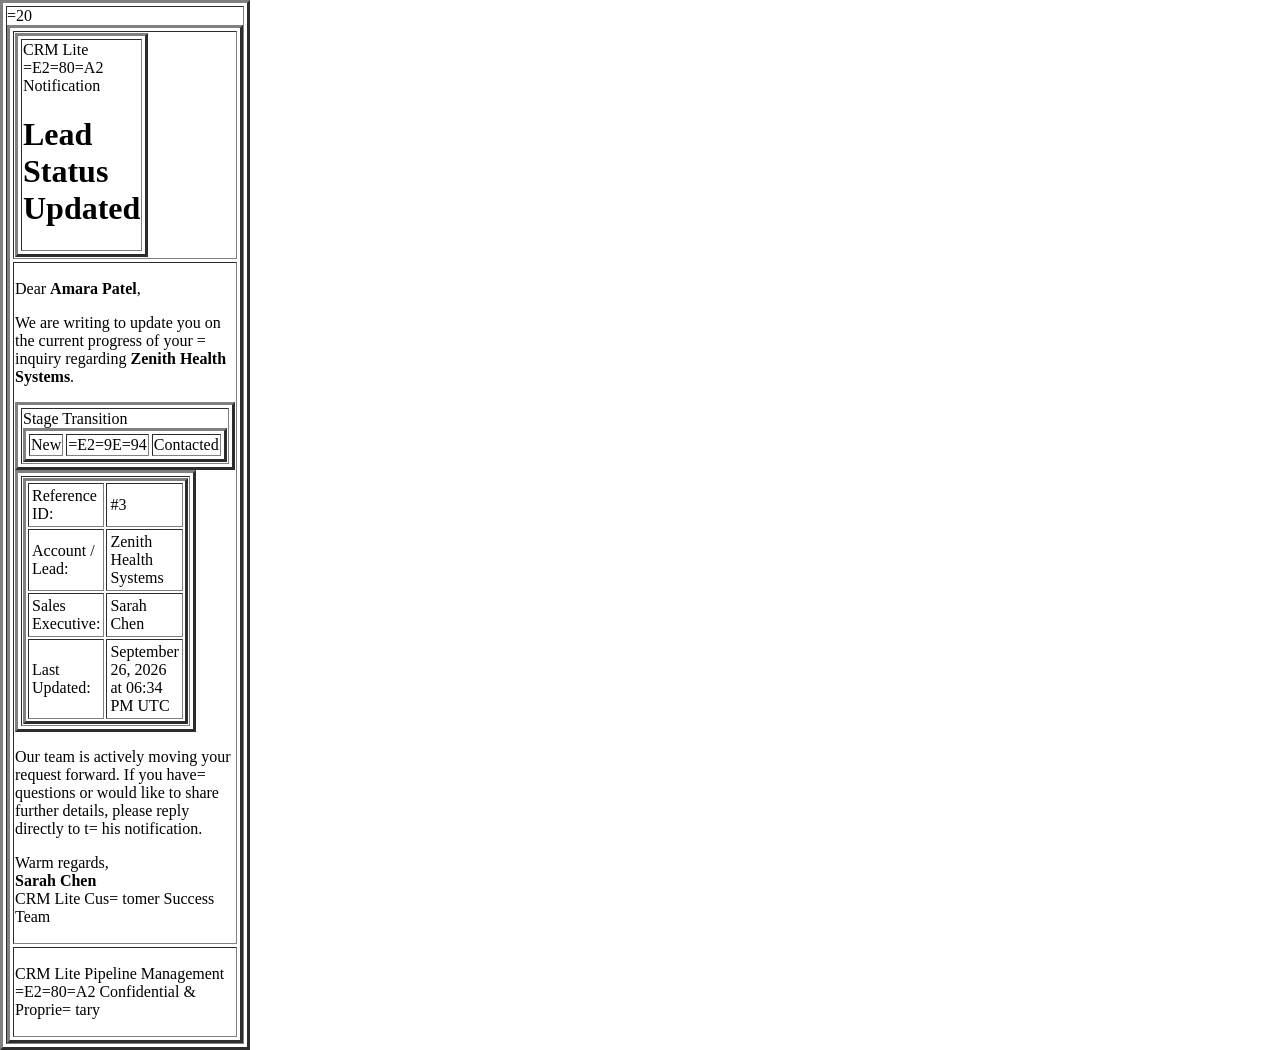
<file: email.html>
<!DOCTYPE html>
<html lang=3D"en">

<head>
  <meta charset=3D"UTF-8">
  <meta name=3D"viewport" content=3D"width=3Ddevice-width, initial-scale=3D1.=0">
  <title>Your Lead Status Has Been Updated</title>
  <style>
    /* Client-specific resets */
    body,
    table,
    td,
    a {
      -webkit-text-size-adjust: 100%;
      -ms-text-size-adjust=: 100%;
    }

    table,
    td {
      mso-table-lspace: 0pt;
      mso-table-rspace: 0pt;
    }

    img {
      -ms-interpolation-mode: bicubic;
      border: 0;
      outline: none;
      text-dec=oration: none;
    }

    body {
      margin: 0;
      padding: 0;
      width: 100% !important;
      background-color: #=f1f5f9;
      font-family: -apple-system, BlinkMacSystemFont, 'Segoe UI', Roboto, H=elvetica, Arial, sans-serif;
    }
  </style>
</head>

<body style=3D"margin: 0; padding: 0; background-color: #f1f5f9; font-family:=-apple-system,
  BlinkMacSystemFont, 'Segoe UI' , Roboto, Helvetica, Arial, san=s-serif; -webkit-font-smoothing: antialiased;">
  <!-- Email Wrapper -->
  <table role=3D"presentation" width=3D"100%" cellspacing=3D"0" cellpadding==3D"0" border=3D"0"
    style=3D"background-color: #f1f5f9; padding: 30px 15px;">
    <tr>
      <td align=3D"center">
        <!-- Main Container Card (600px max) -->
        <table role=3D"presentation" width=3D"100%" cellspacing=3D"0" cellpad=ding=3D"0" border=3D"0"
          style=3D"max-width: 600px; background-color: #ffffff;=border-radius: 12px; overflow: hidden; box-shadow: 0 4px
          6px -1px rgba(0, 0,=0, 0.05), 0 2px 4px -1px rgba(0, 0, 0, 0.03); border: 1px solid #e2e8f0;">
          =20
          <!-- Header Banner -->
          <tr>
            <td style=3D"background: linear-gradient(135deg, #1e293b 0%, #0f1=72a 100%); padding: 28px 32px; text-align:
              left;">
              <table role=3D"presentation" width=3D"100%" cellspacing=3D"0" c=ellpadding=3D"0" border=3D"0">
                <tr>
                  <td>
                    <div style=3D"display: inline-block; background-color: rg=ba(99, 102, 241, 0.2); border: 1px solid
                      rgba(129, 140, 248, 0.4); padding: 4=px 10px; border-radius: 6px; font-size: 11px; font-weight:
                      700; color: #c7d2f=e; letter-spacing: 0.05em; text-transform: uppercase;">
                      CRM Lite =E2=80=A2 Notification
                    </div>
                    <h1 style=3D"margin: 12px 0 0 0; color: #ffffff; font-siz=e: 20px; font-weight: 700; line-height:
                      1.3;">
                      Lead Status Updated
                    </h1>
                  </td>
                </tr>
              </table>
            </td>
          </tr>

          <!-- Main Content Body -->
          <tr>
            <td style=3D"padding: 32px 32px 24px 32px;">
              <p style=3D"margin: 0 0 16px 0; font-size: 15px; line-height: 1=.6; color: #334155;">
                Dear <strong>Amara Patel</strong>,
              </p>
              <p style=3D"margin: 0 0 24px 0; font-size: 15px; line-height: 1=.6; color: #475569;">
                We are writing to update you on the current progress of your =
                inquiry regarding <strong>Zenith Health Systems</strong>.
              </p>

              <!-- Stage Transition Highlight Card -->
              <table role=3D"presentation" width=3D"100%" cellspacing=3D"0" c=ellpadding=3D"0" border=3D"0"
                style=3D"background-color: #f8fafc; border: 1px=solid #e2e8f0; border-radius: 10px; margin-bottom:
                24px;">
                <tr>
                  <td style=3D"padding: 20px; text-align: center;">
                    <div style=3D"font-size: 12px; font-weight: 600; color: #=64748b; text-transform: uppercase;
                      letter-spacing: 0.05em; margin-bottom: 12p=x;">
                      Stage Transition
                    </div>
                    <table role=3D"presentation" cellspacing=3D"0" cellpaddin=g=3D"0" border=3D"0" align=3D"center">
                      <tr>
                        <!-- Previous Stage Pill -->
                        <td align=3D"center" style=3D"background-color: #e2e8=f0; color: #475569; padding: 6px 14px;
                          border-radius: 20px; font-size: 13px;=font-weight: 600;">
                          New
                        </td>
                        <!-- Arrow Indicator -->
                        <td style=3D"padding: 0 14px; font-size: 16px; color:=#94a3b8; font-weight: bold;">
                          =E2=9E=94
                        </td>
                        <!-- New Stage Pill with dynamic color accent -->
                        <td align=3D"center" style=3D"background-color: #2563=eb; color: #ffffff; padding: 6px 16px;
                          border-radius: 20px; font-size: 13px;=font-weight: 700; box-shadow: 0 2px 4px
                          rgba(0,0,0,0.1);">
                          Contacted
                        </td>
                      </tr>
                    </table>
                  </td>
                </tr>
              </table>

              <!-- Lead Details Summary Box -->
              <table role=3D"presentation" width=3D"100%" cellspacing=3D"0" c=ellpadding=3D"0" border=3D"0"
                style=3D"margin-bottom: 24px;">
                <tr>
                  <td style=3D"border-top: 1px solid #f1f5f9; padding-top: 16=px;">
                    <table role=3D"presentation" width=3D"100%" cellspacing==3D"0" cellpadding=3D"0" border=3D"0">
                      <tr>
                        <td style=3D"padding: 6px 0; font-size: 13px; color:=#64748b; width: 140px;">Reference ID:</td>
                        <td style=3D"padding: 6px 0; font-size: 13px; color:=#0f172a; font-weight: 600;">#3</td>
                      </tr>
                      <tr>
                        <td style=3D"padding: 6px 0; font-size: 13px; color:=#64748b;">Account / Lead:</td>
                        <td style=3D"padding: 6px 0; font-size: 13px; color:=#0f172a; font-weight: 600;">Zenith Health
                          Systems</td>
                      </tr>
                      <tr>
                        <td style=3D"padding: 6px 0; font-size: 13px; color:=#64748b;">Sales Executive:</td>
                        <td style=3D"padding: 6px 0; font-size: 13px; color:=#0f172a; font-weight: 600;">Sarah Chen</td>
                      </tr>
                      <tr>
                        <td style=3D"padding: 6px 0; font-size: 13px; color:=#64748b;">Last Updated:</td>
                        <td style=3 D"padding: 6px 0; font-size: 13px; color:=#0f172a; font-weight: 600;">September 26,
                          2026 at 06:34 PM UTC</td>
                      </tr>
                    </table>
                  </td>
                </tr>
              </table>

              <!-- Action / Support Message -->
              <p style=3D"margin: 0 0 24px 0; font-size: 14px; line-height: 1=.6; color: #475569;">
                Our team is actively moving your request forward. If you have=
                questions or would like to share further details, please reply directly to t=
                his notification.
              </p>

              <!-- Sign-off -->
              <p style=3D"margin: 0; font-size: 14px; line-height: 1.5; color=: #334155;">
                Warm regards,<br>
                <strong>Sarah Chen</strong><br>
                <span style=3D"font-size: 13px; color: #64748b;">CRM Lite Cus=
                  tomer Success Team</span>
              </p>
            </td>
          </tr>

          <!-- Footer -->
          <tr>
            <td style=3D"background-color: #f8fafc; border-top: 1px solid #e2=e8f0; padding: 20px 32px; text-align:
              center;">
              <p style=3D"margin: 0 0 4px 0; font-size: 12px; color: #94a3b8;=">
                This automated update was sent by CRM Lite on behalf of Sarah=
 Chen.
              </p>
              <p style=3D" margin: 0; font-size: 11px; color: #cbd5e1;">
                CRM Lite Pipeline Management =E2=80=A2 Confidential & Proprie=
                tary
              </p>
            </td>
          </tr>

        </table>
      </td>
    </tr>
  </table>
</body>

</html>
</file>
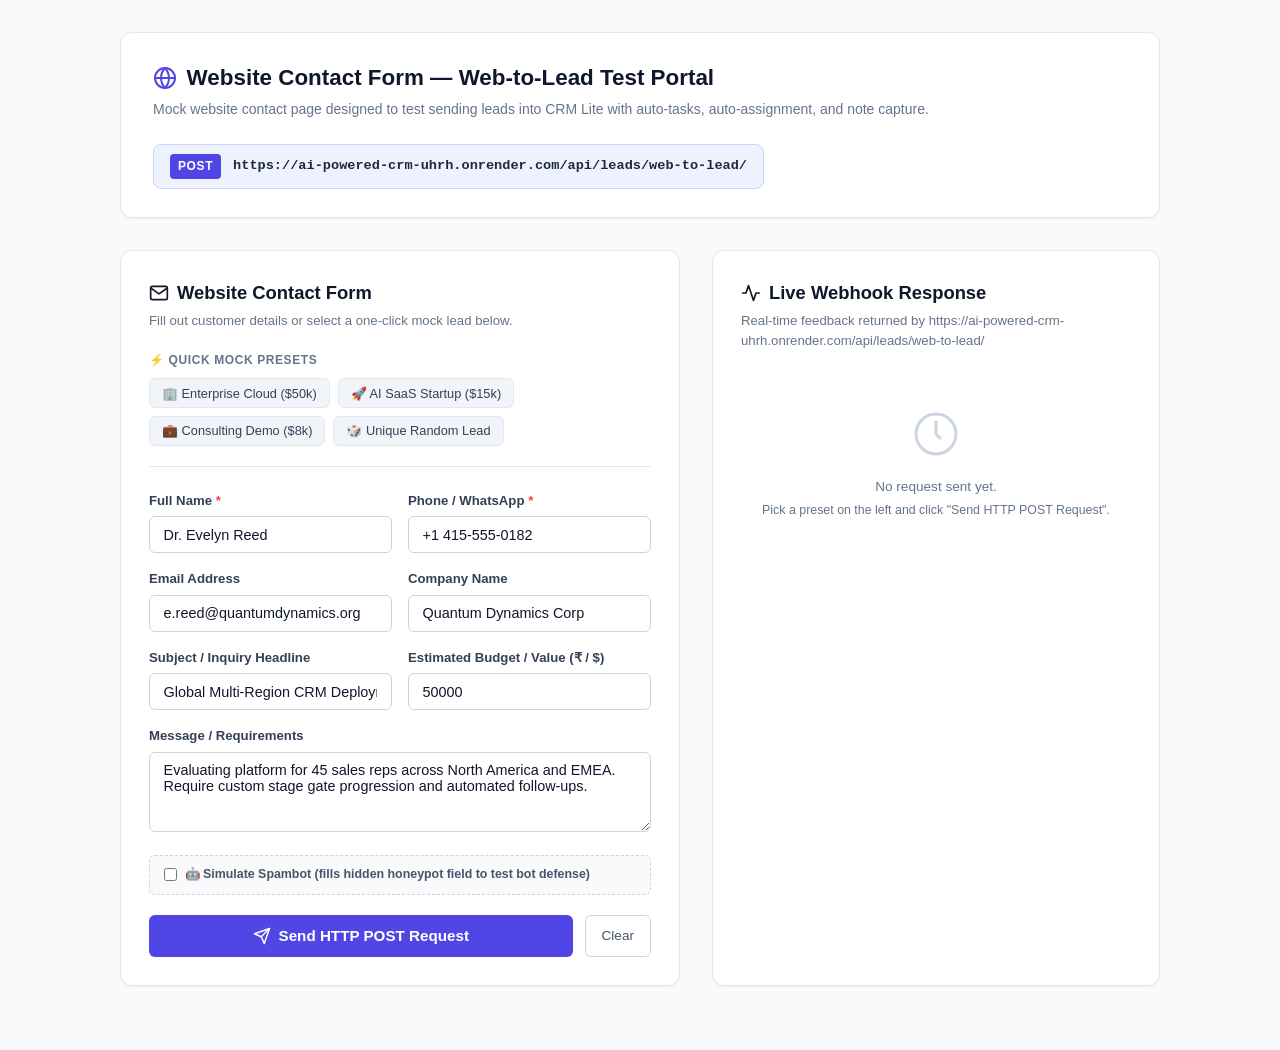
<file: mock_contact_page.html>
<!DOCTYPE html>
<html lang="en">
<head>
  <meta charset="UTF-8">
  <meta name="viewport" content="width=device-width, initial-scale=1.0">
  <title>Website Contact Us — Web-to-Lead Test Portal</title>
  <style>
    :root {
      --primary: #4F46E5;
      --primary-hover: #4338CA;
      --primary-light: #EEF2FF;
      --success: #10B981;
      --success-light: #ECFDF5;
      --warning: #F59E0B;
      --danger: #EF4444;
      --danger-light: #FEF2F2;
      --dark: #0F172A;
      --gray-900: #0F172A;
      --gray-800: #1E293B;
      --gray-700: #334155;
      --gray-600: #475569;
      --gray-500: #64748B;
      --gray-300: #CBD5E1;
      --gray-200: #E2E8F0;
      --gray-100: #F1F5F9;
      --gray-50: #F8FAFC;
      --white: #FFFFFF;
      --radius: 12px;
      --shadow-sm: 0 1px 2px 0 rgb(0 0 0 / 0.05);
      --shadow: 0 4px 6px -1px rgb(0 0 0 / 0.1), 0 2px 4px -2px rgb(0 0 0 / 0.1);
      --shadow-lg: 0 10px 15px -3px rgb(0 0 0 / 0.1), 0 4px 6px -4px rgb(0 0 0 / 0.1);
    }

    * {
      box-sizing: border-box;
      margin: 0;
      padding: 0;
      font-family: -apple-system, BlinkMacSystemFont, "Segoe UI", Roboto, Helvetica, Arial, sans-serif;
    }

    body {
      background: #F8FAFC;
      color: var(--gray-800);
      line-height: 1.5;
      padding: 2rem 1rem 4rem 1rem;
    }

    .container {
      max-width: 1040px;
      margin: 0 auto;
    }

    header {
      background: var(--white);
      border: 1px solid var(--gray-200);
      border-radius: var(--radius);
      padding: 1.75rem 2rem;
      margin-bottom: 2rem;
      box-shadow: var(--shadow-sm);
      display: flex;
      justify-content: space-between;
      align-items: center;
      flex-wrap: wrap;
      gap: 1.5rem;
    }

    .brand-title {
      font-size: 1.4rem;
      font-weight: 700;
      color: var(--gray-900);
      display: flex;
      align-items: center;
      gap: 0.6rem;
    }

    .brand-title svg {
      color: var(--primary);
    }

    .brand-subtitle {
      font-size: 0.875rem;
      color: var(--gray-500);
      margin-top: 0.25rem;
    }

    .endpoint-badge-box {
      background: var(--primary-light);
      border: 1px solid #C7D2FE;
      padding: 0.6rem 1rem;
      border-radius: 8px;
      display: flex;
      align-items: center;
      gap: 0.75rem;
    }

    .http-method {
      background: var(--primary);
      color: var(--white);
      font-size: 0.75rem;
      font-weight: 700;
      padding: 0.2rem 0.5rem;
      border-radius: 4px;
      letter-spacing: 0.05em;
    }

    .endpoint-url {
      font-family: monospace;
      font-size: 0.85rem;
      color: var(--gray-800);
      font-weight: 600;
    }

    .grid {
      display: grid;
      grid-template-columns: 1.25fr 1fr;
      gap: 2rem;
    }

    @media (max-width: 860px) {
      .grid {
        grid-template-columns: 1fr;
      }
    }

    .card {
      background: var(--white);
      border: 1px solid var(--gray-200);
      border-radius: var(--radius);
      padding: 1.75rem;
      box-shadow: var(--shadow-sm);
    }

    .card-title {
      font-size: 1.15rem;
      font-weight: 700;
      color: var(--gray-900);
      margin-bottom: 0.25rem;
      display: flex;
      align-items: center;
      gap: 0.5rem;
    }

    .card-subtitle {
      font-size: 0.825rem;
      color: var(--gray-500);
      margin-bottom: 1.25rem;
    }

    /* Preset Buttons */
    .presets-container {
      margin-bottom: 1.5rem;
      padding-bottom: 1.25rem;
      border-bottom: 1px solid var(--gray-200);
    }

    .presets-label {
      font-size: 0.75rem;
      font-weight: 600;
      text-transform: uppercase;
      letter-spacing: 0.05em;
      color: var(--gray-500);
      margin-bottom: 0.6rem;
      display: block;
    }

    .presets-buttons {
      display: flex;
      flex-wrap: wrap;
      gap: 0.5rem;
    }

    .btn-preset {
      background: var(--gray-100);
      border: 1px solid var(--gray-200);
      color: var(--gray-700);
      padding: 0.4rem 0.75rem;
      border-radius: 6px;
      font-size: 0.8rem;
      font-weight: 500;
      cursor: pointer;
      transition: all 0.15s ease;
      display: inline-flex;
      align-items: center;
      gap: 0.35rem;
    }

    .btn-preset:hover {
      background: var(--primary-light);
      border-color: #C7D2FE;
      color: var(--primary);
    }

    /* Form Fields */
    .form-group {
      margin-bottom: 1rem;
    }

    .form-row {
      display: grid;
      grid-template-columns: 1fr 1fr;
      gap: 1rem;
    }

    label {
      display: block;
      font-size: 0.825rem;
      font-weight: 600;
      color: var(--gray-700);
      margin-bottom: 0.35rem;
    }

    .required {
      color: var(--danger);
    }

    input[type="text"],
    input[type="email"],
    input[type="tel"],
    input[type="number"],
    textarea,
    select {
      width: 100%;
      padding: 0.6rem 0.85rem;
      border: 1px solid var(--gray-300);
      border-radius: 6px;
      font-size: 0.9rem;
      color: var(--gray-900);
      background: var(--white);
      transition: border-color 0.15s ease, box-shadow 0.15s ease;
    }

    input:focus,
    textarea:focus,
    select:focus {
      outline: none;
      border-color: var(--primary);
      box-shadow: 0 0 0 3px rgba(79, 70, 229, 0.15);
    }

    textarea {
      resize: vertical;
      min-height: 80px;
    }

    .form-actions {
      display: flex;
      gap: 0.75rem;
      margin-top: 1.25rem;
    }

    .btn-submit {
      flex: 1;
      background: var(--primary);
      color: var(--white);
      border: none;
      padding: 0.75rem 1.25rem;
      font-size: 0.95rem;
      font-weight: 600;
      border-radius: 6px;
      cursor: pointer;
      display: inline-flex;
      align-items: center;
      justify-content: center;
      gap: 0.5rem;
      transition: background 0.15s ease, transform 0.1s ease;
    }

    .btn-submit:hover {
      background: var(--primary-hover);
    }

    .btn-submit:active {
      transform: scale(0.99);
    }

    .btn-submit:disabled {
      opacity: 0.6;
      cursor: not-allowed;
    }

    .btn-clear {
      background: transparent;
      color: var(--gray-600);
      border: 1px solid var(--gray-300);
      padding: 0.75rem 1rem;
      border-radius: 6px;
      font-size: 0.85rem;
      font-weight: 500;
      cursor: pointer;
      transition: background 0.15s ease;
    }

    .btn-clear:hover {
      background: var(--gray-100);
    }

    /* Anti-Spam Honeypot toggle */
    .bot-test-toggle {
      display: flex;
      align-items: center;
      gap: 0.5rem;
      margin-top: 0.75rem;
      padding: 0.6rem 0.85rem;
      background: var(--gray-50);
      border: 1px dashed var(--gray-300);
      border-radius: 6px;
      font-size: 0.775rem;
      color: var(--gray-600);
      cursor: pointer;
    }

    /* Response Panel */
    .status-badge {
      display: inline-flex;
      align-items: center;
      gap: 0.35rem;
      padding: 0.25rem 0.65rem;
      border-radius: 20px;
      font-size: 0.8rem;
      font-weight: 700;
      margin-bottom: 0.75rem;
    }

    .status-badge.success {
      background: var(--success-light);
      color: #047857;
      border: 1px solid #A7F3D0;
    }

    .status-badge.error {
      background: var(--danger-light);
      color: #B91C1C;
      border: 1px solid #FECACA;
    }

    .status-badge.info {
      background: var(--primary-light);
      color: var(--primary);
      border: 1px solid #C7D2FE;
    }

    .success-lead-card {
      background: var(--success-light);
      border: 1px solid #A7F3D0;
      border-radius: 8px;
      padding: 1.25rem;
      margin-bottom: 1rem;
    }

    .success-lead-header {
      display: flex;
      justify-content: space-between;
      align-items: flex-start;
      margin-bottom: 0.75rem;
    }

    .lead-name {
      font-size: 1.1rem;
      font-weight: 700;
      color: #065F46;
    }

    .lead-company {
      font-size: 0.85rem;
      color: #047857;
    }

    .lead-details-grid {
      display: grid;
      grid-template-columns: 1fr 1fr;
      gap: 0.5rem;
      font-size: 0.8rem;
      color: #065F46;
      background: rgba(255, 255, 255, 0.65);
      padding: 0.75rem;
      border-radius: 6px;
      margin-bottom: 0.75rem;
    }

    .btn-view-lead {
      display: inline-flex;
      align-items: center;
      gap: 0.4rem;
      background: #059669;
      color: var(--white);
      text-decoration: none;
      font-size: 0.825rem;
      font-weight: 600;
      padding: 0.45rem 0.85rem;
      border-radius: 6px;
      transition: background 0.15s ease;
    }

    .btn-view-lead:hover {
      background: #047857;
    }

    /* JSON Output Display */
    .json-box {
      background: var(--gray-900);
      color: #E2E8F0;
      padding: 1rem;
      border-radius: 8px;
      font-family: ui-monospace, SFMono-Regular, Menlo, Monaco, Consolas, monospace;
      font-size: 0.775rem;
      line-height: 1.45;
      max-height: 250px;
      overflow-y: auto;
      white-space: pre-wrap;
      word-break: break-all;
    }

    /* Session History */
    .history-section {
      margin-top: 1.5rem;
      padding-top: 1.25rem;
      border-top: 1px solid var(--gray-200);
    }

    .history-title {
      font-size: 0.85rem;
      font-weight: 600;
      color: var(--gray-700);
      margin-bottom: 0.75rem;
      display: flex;
      justify-content: space-between;
      align-items: center;
    }

    .history-list {
      list-style: none;
      display: flex;
      flex-direction: column;
      gap: 0.5rem;
      max-height: 220px;
      overflow-y: auto;
    }

    .history-item {
      display: flex;
      justify-content: space-between;
      align-items: center;
      background: var(--gray-50);
      border: 1px solid var(--gray-200);
      padding: 0.5rem 0.75rem;
      border-radius: 6px;
      font-size: 0.8rem;
    }

    .history-item a {
      color: var(--primary);
      text-decoration: none;
      font-weight: 600;
    }

    .history-item a:hover {
      text-decoration: underline;
    }

    .history-time {
      font-size: 0.7rem;
      color: var(--gray-500);
    }

    .empty-state {
      text-align: center;
      padding: 2.5rem 1rem;
      color: var(--gray-500);
      font-size: 0.85rem;
    }

    .empty-state svg {
      color: var(--gray-300);
      margin-bottom: 0.75rem;
    }
  </style>
</head>
<body>

<div class="container">
  <!-- Header -->
  <header>
    <div>
      <div class="brand-title">
        <svg width="24" height="24" viewBox="0 0 24 24" fill="none" stroke="currentColor" stroke-width="2" stroke-linecap="round" stroke-linejoin="round">
          <circle cx="12" cy="12" r="10"></circle>
          <line x1="2" y1="12" x2="22" y2="12"></line>
          <path d="M12 2a15.3 15.3 0 0 1 4 10 15.3 15.3 0 0 1-4 10 15.3 15.3 0 0 1-4-10 15.3 15.3 0 0 1 4-10z"></path>
        </svg>
        Website Contact Form — Web-to-Lead Test Portal
      </div>
      <div class="brand-subtitle">
        Mock website contact page designed to test sending leads into CRM Lite with auto-tasks, auto-assignment, and note capture.
      </div>
    </div>

    <div class="endpoint-badge-box">
      <span class="http-method">POST</span>
      <span class="endpoint-url" id="endpoint-display">https://ai-powered-crm-uhrh.onrender.com/api/leads/web-to-lead/</span>
    </div>
  </header>

  <!-- Two Column Grid -->
  <div class="grid">
    <!-- Left Column: Form -->
    <div class="card">
      <div class="card-title">
        <svg width="20" height="20" viewBox="0 0 24 24" fill="none" stroke="currentColor" stroke-width="2" stroke-linecap="round" stroke-linejoin="round">
          <path d="M4 4h16c1.1 0 2 .9 2 2v12c0 1.1-.9 2-2 2H4c-1.1 0-2-.9-2-2V6c0-1.1.9-2 2-2z"></path>
          <polyline points="22,6 12,13 2,6"></polyline>
        </svg>
        Website Contact Form
      </div>
      <div class="card-subtitle">
        Fill out customer details or select a one-click mock lead below.
      </div>

      <!-- Quick Mock Lead Presets -->
      <div class="presets-container">
        <span class="presets-label">⚡ Quick Mock Presets</span>
        <div class="presets-buttons">
          <button type="button" class="btn-preset" onclick="loadPreset('enterprise')">
            🏢 Enterprise Cloud ($50k)
          </button>
          <button type="button" class="btn-preset" onclick="loadPreset('startup')">
            🚀 AI SaaS Startup ($15k)
          </button>
          <button type="button" class="btn-preset" onclick="loadPreset('consulting')">
            💼 Consulting Demo ($8k)
          </button>
          <button type="button" class="btn-preset" onclick="loadPreset('random')">
            🎲 Unique Random Lead
          </button>
        </div>
      </div>

      <!-- The Real Contact Form -->
      <form id="contact-form" onsubmit="handleFormSubmit(event)">
        <!-- Honeypot anti-spam field (hidden from humans) -->
        <input type="text" id="website_url_hp" name="website_url_hp" style="display:none !important;" tabindex="-1" autocomplete="off" />

        <div class="form-row">
          <div class="form-group">
            <label for="name">Full Name <span class="required">*</span></label>
            <input type="text" id="name" name="name" required placeholder="e.g. Rachel Adams" />
          </div>

          <div class="form-group">
            <label for="phone">Phone / WhatsApp <span class="required">*</span></label>
            <input type="tel" id="phone" name="phone" required placeholder="e.g. +1 555-0199" />
          </div>
        </div>

        <div class="form-row">
          <div class="form-group">
            <label for="email">Email Address</label>
            <input type="email" id="email" name="email" placeholder="rachel@acme.com" />
          </div>

          <div class="form-group">
            <label for="company_name">Company Name</label>
            <input type="text" id="company_name" name="company_name" placeholder="Acme Global Inc" />
          </div>
        </div>

        <div class="form-row">
          <div class="form-group">
            <label for="subject">Subject / Inquiry Headline</label>
            <input type="text" id="subject" name="subject" placeholder="Inquiry about Enterprise plan" />
          </div>

          <div class="form-group">
            <label for="expected_value">Estimated Budget / Value (₹ / $)</label>
            <input type="number" id="expected_value" name="expected_value" placeholder="15000" />
          </div>
        </div>

        <div class="form-group">
          <label for="message">Message / Requirements</label>
          <textarea id="message" name="message" rows="3" placeholder="Describe the inquiry or questions for the sales team..."></textarea>
        </div>

        <!-- Optional Honeypot Bot Simulation -->
        <label class="bot-test-toggle">
          <input type="checkbox" id="simulate-bot" onchange="toggleBotMode(this.checked)" />
          <span>🤖 Simulate Spambot (fills hidden honeypot field to test bot defense)</span>
        </label>

        <div class="form-actions">
          <button type="submit" id="submit-btn" class="btn-submit">
            <svg width="18" height="18" viewBox="0 0 24 24" fill="none" stroke="currentColor" stroke-width="2" stroke-linecap="round" stroke-linejoin="round">
              <line x1="22" y1="2" x2="11" y2="13"></line>
              <polygon points="22 2 15 22 11 13 2 9 22 2"></polygon>
            </svg>
            Send HTTP POST Request
          </button>
          <button type="button" class="btn-clear" onclick="resetForm()">Clear</button>
        </div>
      </form>
    </div>

    <!-- Right Column: Live Response & Details -->
    <div class="card" style="display:flex; flex-direction:column;">
      <div class="card-title">
        <svg width="20" height="20" viewBox="0 0 24 24" fill="none" stroke="currentColor" stroke-width="2" stroke-linecap="round" stroke-linejoin="round">
          <polyline points="22 12 18 12 15 21 9 3 6 12 2 12"></polyline>
        </svg>
        Live Webhook Response
      </div>
      <div class="card-subtitle">
        Real-time feedback returned by https://ai-powered-crm-uhrh.onrender.com/api/leads/web-to-lead/
      </div>

      <div id="response-container" style="flex:1;">
        <div class="empty-state">
          <svg width="48" height="48" viewBox="0 0 24 24" fill="none" stroke="currentColor" stroke-width="1.5" stroke-linecap="round" stroke-linejoin="round">
            <circle cx="12" cy="12" r="10"></circle>
            <polyline points="12 6 12 12 14 14"></polyline>
          </svg>
          <p>No request sent yet.</p>
          <p style="font-size:0.775rem; margin-top:0.25rem;">Pick a preset on the left and click "Send HTTP POST Request".</p>
        </div>
      </div>

      <!-- Session History -->
      <div class="history-section" id="history-section" style="display:none;">
        <div class="history-title">
          <span>Captured Leads (This Session)</span>
          <span id="history-count" style="font-size:0.75rem; background:var(--gray-200); padding:0.1rem 0.45rem; border-radius:10px;">0</span>
        </div>
        <ul class="history-list" id="history-list"></ul>
      </div>
    </div>
  </div>
</div>

<script>
  const API_ENDPOINT = 'https://ai-powered-crm-uhrh.onrender.com/api/leads/web-to-lead/';
  const CRM_FRONTEND_URL = 'http://localhost:5173';

  // Preset Data Library
  const PRESETS = {
    enterprise: {
      name: 'Dr. Evelyn Reed',
      email: 'e.reed@quantumdynamics.org',
      phone: '+1 415-555-0182',
      company_name: 'Quantum Dynamics Corp',
      subject: 'Global Multi-Region CRM Deployment',
      expected_value: 50000,
      message: 'Evaluating platform for 45 sales reps across North America and EMEA. Require custom stage gate progression and automated follow-ups.'
    },
    startup: {
      name: 'Liam Chen',
      email: 'liam@novapay.io',
      phone: '+1 650-555-0144',
      company_name: 'NovaPay Fintech',
      subject: '15-Seat Sales Team Onboarding',
      expected_value: 15000,
      message: 'Looking to transition our inbound leads from web contact forms to sales executives automatically. Please schedule a product demo.'
    },
    consulting: {
      name: 'Sophia Martinez',
      email: 'smartinez@nexusadvisory.com',
      phone: '+1 312-555-0199',
      company_name: 'Nexus Strategic Advisors',
      subject: 'Consulting Practice CRM Setup',
      expected_value: 8500,
      message: 'We want to track high-touch client advisory deals with stage-by-stage mandatory checkpoints.'
    }
  };

  function loadPreset(type) {
    if (type === 'random') {
      const randId = Math.floor(1000 + Math.random() * 9000);
      const names = ['Michael Scott', 'Donna Paulsen', 'Harvey Specter', 'Claire Underwood', 'Bruce Wayne', 'Tony Stark', 'Wanda Maximoff'];
      const companies = ['Stark Industries', 'Wayne Enterprises', 'Pearson Specter', 'Dunder Mifflin', 'Pym Technologies'];
      const randomName = names[Math.floor(Math.random() * names.length)];
      const randomCompany = companies[Math.floor(Math.random() * companies.length)];

      document.getElementById('name').value = `${randomName} (${randId})`;
      document.getElementById('email').value = `lead.${randId}@${randomCompany.toLowerCase().replace(/[^a-z]/g, '')}.com`;
      document.getElementById('phone').value = `+1 555-01${randId.toString().slice(0, 2)}`;
      document.getElementById('company_name').value = randomCompany;
      document.getElementById('subject').value = `New Inquiry #${randId}`;
      document.getElementById('expected_value').value = (Math.floor(Math.random() * 40) + 5) * 1000;
      document.getElementById('message').value = `Interested in exploring CRM Lite for ${randomCompany}. Need pricing and workflow details.`;
      return;
    }

    const p = PRESETS[type];
    if (!p) return;
    document.getElementById('name').value = p.name;
    document.getElementById('email').value = p.email;
    document.getElementById('phone').value = p.phone;
    document.getElementById('company_name').value = p.company_name;
    document.getElementById('subject').value = p.subject;
    document.getElementById('expected_value').value = p.expected_value;
    document.getElementById('message').value = p.message;
  }

  function toggleBotMode(checked) {
    const hp = document.getElementById('website_url_hp');
    if (checked) {
      hp.value = 'http://spambot-link.xyz';
    } else {
      hp.value = '';
    }
  }

  function resetForm() {
    document.getElementById('contact-form').reset();
    document.getElementById('simulate-bot').checked = false;
    document.getElementById('website_url_hp').value = '';
  }

  // Load a default preset on first page load
  window.addEventListener('DOMContentLoaded', () => {
    loadPreset('enterprise');
  });

  const sessionHistory = [];

  async function handleFormSubmit(e) {
    e.preventDefault();

    const submitBtn = document.getElementById('submit-btn');
    const responseContainer = document.getElementById('response-container');

    submitBtn.disabled = true;
    submitBtn.innerHTML = `
      <svg width="18" height="18" viewBox="0 0 24 24" fill="none" stroke="currentColor" stroke-width="2" stroke-linecap="round" stroke-linejoin="round" style="animation: spin 1s linear infinite;">
        <line x1="12" y1="2" x2="12" y2="6"></line>
        <line x1="12" y1="18" x2="12" y2="22"></line>
        <line x1="4.93" y1="4.93" x2="7.76" y2="7.76"></line>
        <line x1="16.24" y1="16.24" x2="19.07" y2="19.07"></line>
        <line x1="2" y1="12" x2="6" y2="12"></line>
        <line x1="18" y1="12" x2="22" y2="12"></line>
        <line x1="4.93" y1="19.07" x2="7.76" y2="16.24"></line>
        <line x1="16.24" y1="7.76" x2="19.07" y2="4.93"></line>
      </svg>
      Sending POST Request...
    `;

    const payload = {
      name: document.getElementById('name').value.trim(),
      email: document.getElementById('email').value.trim(),
      phone: document.getElementById('phone').value.trim(),
      company_name: document.getElementById('company_name').value.trim(),
      subject: document.getElementById('subject').value.trim(),
      expected_value: document.getElementById('expected_value').value || 0,
      message: document.getElementById('message').value.trim(),
      website_url_hp: document.getElementById('website_url_hp').value.trim(),
      source: 'Website'
    };

    const startTime = performance.now();

    try {
      const resp = await fetch(API_ENDPOINT, {
        method: 'POST',
        headers: {
          'Content-Type': 'application/json',
          'Accept': 'application/json'
        },
        body: JSON.stringify(payload)
      });

      const elapsed = Math.round(performance.now() - startTime);
      const json = await resp.json();

      renderResponse(resp.status, json, elapsed);

      if (resp.ok && json.lead) {
        addHistoryItem(json.lead, json.is_new);
      }
    } catch (err) {
      const elapsed = Math.round(performance.now() - startTime);
      renderError(err, elapsed);
    } finally {
      submitBtn.disabled = false;
      submitBtn.innerHTML = `
        <svg width="18" height="18" viewBox="0 0 24 24" fill="none" stroke="currentColor" stroke-width="2" stroke-linecap="round" stroke-linejoin="round">
          <line x1="22" y1="2" x2="11" y2="13"></line>
          <polygon points="22 2 15 22 11 13 2 9 22 2"></polygon>
        </svg>
        Send HTTP POST Request
      `;
    }
  }

  function renderResponse(status, json, elapsedMs) {
    const isSuccess = status >= 200 && status < 300;
    const badgeClass = isSuccess ? 'success' : 'error';
    const statusText = status === 201 ? '201 CREATED' : (status === 200 ? '200 OK' : `${status} ERROR`);

    let leadHtml = '';
    if (json.lead) {
      const crmUrl = `${CRM_FRONTEND_URL}/leads/${json.lead.id}`;
      leadHtml = `
        <div class="success-lead-card">
          <div class="success-lead-header">
            <div>
              <div class="lead-name">#${json.lead.id} — ${escapeHtml(json.lead.name)}</div>
              <div class="lead-company">${escapeHtml(json.lead.company_name || 'No Company')}</div>
            </div>
            <a href="${crmUrl}" target="_blank" class="btn-view-lead">
              View in CRM ↗
            </a>
          </div>

          <div class="lead-details-grid">
            <div><strong>Stage:</strong> ${escapeHtml(json.lead.stage || 'New')}</div>
            <div><strong>Assigned Rep:</strong> ${escapeHtml(json.lead.assigned_to || 'Unassigned')}</div>
            <div><strong>Phone:</strong> ${escapeHtml(json.lead.phone || 'N/A')}</div>
            <div><strong>Email:</strong> ${escapeHtml(json.lead.email || 'N/A')}</div>
          </div>

          <div style="font-size:0.775rem; color:#047857; margin-top:0.25rem;">
            ${json.is_new ? '✓ Automated Stage Tasks instantiated & rep notified' : '✓ Re-contact note added to existing lead'}
          </div>
        </div>
      `;
    }

    const container = document.getElementById('response-container');
    container.innerHTML = `
      <div>
        <div style="display:flex; justify-content:space-between; align-items:center;">
          <span class="status-badge ${badgeClass}">
            HTTP ${statusText}
          </span>
          <span style="font-size:0.75rem; color:var(--gray-500);">${elapsedMs}ms</span>
        </div>

        <p style="font-size:0.875rem; font-weight:600; margin-bottom:0.75rem; color:${isSuccess ? '#065F46' : '#991B1B'}">
          ${escapeHtml(json.message || '')}
        </p>

        ${leadHtml}

        <label style="font-size:0.75rem; color:var(--gray-500); margin-top:0.5rem; display:block;">RAW JSON RESPONSE</label>
        <pre class="json-box">${escapeHtml(JSON.stringify(json, null, 2))}</pre>
      </div>
    `;
  }

  function renderError(err, elapsedMs) {
    const container = document.getElementById('response-container');
    container.innerHTML = `
      <div>
        <div style="display:flex; justify-content:space-between; align-items:center;">
          <span class="status-badge error">
            Network Error
          </span>
          <span style="font-size:0.75rem; color:var(--gray-500);">${elapsedMs}ms</span>
        </div>
        <p style="font-size:0.85rem; color:#991B1B; margin-bottom:0.75rem;">
          Could not reach backend server at ${API_ENDPOINT}.
        </p>
        <pre class="json-box">${escapeHtml(err.toString())}\n\nMake sure the backend is live and accessible at ${API_ENDPOINT}.</pre>
      </div>
    `;
  }

  function addHistoryItem(lead, isNew) {
    sessionHistory.unshift({ ...lead, isNew, time: new Date() });
    const list = document.getElementById('history-list');
    const count = document.getElementById('history-count');
    const section = document.getElementById('history-section');

    section.style.display = 'block';
    count.textContent = sessionHistory.length;

    const timeStr = new Date().toLocaleTimeString([], { hour: '2-digit', minute: '2-digit' });
    const crmUrl = `${CRM_FRONTEND_URL}/leads/${lead.id}`;

    list.innerHTML = sessionHistory.map(item => `
      <li class="history-item">
        <div>
          <a href="${CRM_FRONTEND_URL}/leads/${item.id}" target="_blank">
            #${item.id} ${escapeHtml(item.name)}
          </a>
          <span style="font-size:0.75rem; color:var(--gray-500); margin-left:0.35rem;">
            (${escapeHtml(item.company_name || 'Individual')})
          </span>
          <div style="font-size:0.7rem; color:var(--gray-600);">
            Assigned: <strong>${escapeHtml(item.assigned_to || 'None')}</strong> | Stage: <strong>${escapeHtml(item.stage || 'New')}</strong>
          </div>
        </div>
        <div style="text-align:right;">
          <span style="font-size:0.68rem; font-weight:700; color:${item.isNew ? '#059669' : '#D97706'}">
            ${item.isNew ? 'NEW' : 'RE-CONTACT'}
          </span>
          <div class="history-time">${timeStr}</div>
        </div>
      </li>
    `).join('');
  }

  function escapeHtml(str) {
    if (!str) return '';
    return String(str)
      .replace(/&/g, '&amp;')
      .replace(/</g, '&lt;')
      .replace(/>/g, '&gt;')
      .replace(/"/g, '&quot;')
      .replace(/'/g, '&#039;');
  }
</script>

</body>
</html>
</file>
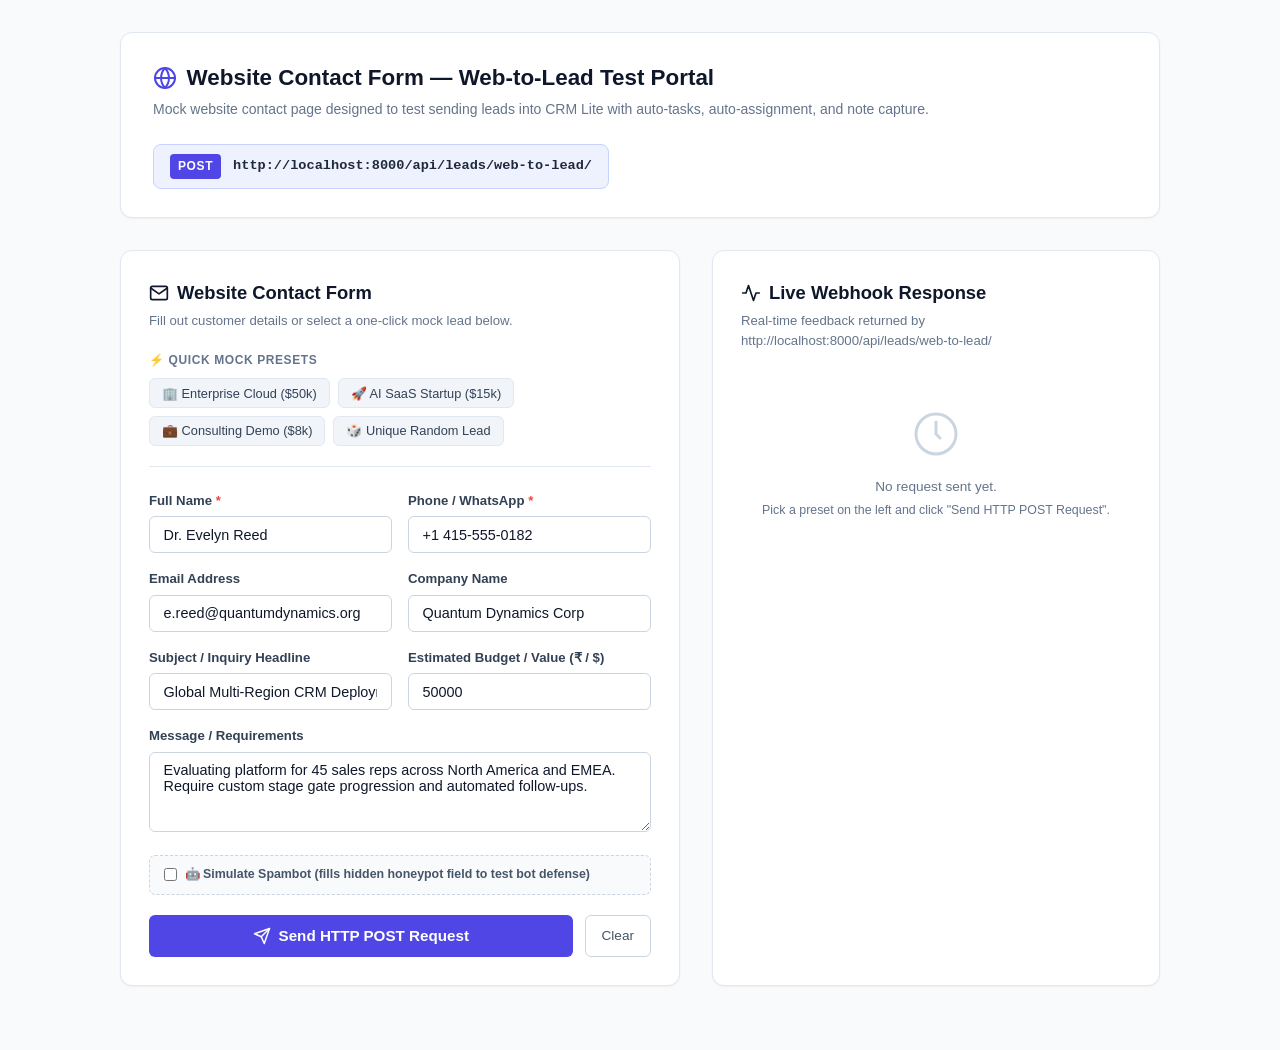
<file: frontend/public/mock_contact_page.html>
<!DOCTYPE html>
<html lang="en">
<head>
  <meta charset="UTF-8">
  <meta name="viewport" content="width=device-width, initial-scale=1.0">
  <title>Website Contact Us — Web-to-Lead Test Portal</title>
  <style>
    :root {
      --primary: #4F46E5;
      --primary-hover: #4338CA;
      --primary-light: #EEF2FF;
      --success: #10B981;
      --success-light: #ECFDF5;
      --warning: #F59E0B;
      --danger: #EF4444;
      --danger-light: #FEF2F2;
      --dark: #0F172A;
      --gray-900: #0F172A;
      --gray-800: #1E293B;
      --gray-700: #334155;
      --gray-600: #475569;
      --gray-500: #64748B;
      --gray-300: #CBD5E1;
      --gray-200: #E2E8F0;
      --gray-100: #F1F5F9;
      --gray-50: #F8FAFC;
      --white: #FFFFFF;
      --radius: 12px;
      --shadow-sm: 0 1px 2px 0 rgb(0 0 0 / 0.05);
      --shadow: 0 4px 6px -1px rgb(0 0 0 / 0.1), 0 2px 4px -2px rgb(0 0 0 / 0.1);
      --shadow-lg: 0 10px 15px -3px rgb(0 0 0 / 0.1), 0 4px 6px -4px rgb(0 0 0 / 0.1);
    }

    * {
      box-sizing: border-box;
      margin: 0;
      padding: 0;
      font-family: -apple-system, BlinkMacSystemFont, "Segoe UI", Roboto, Helvetica, Arial, sans-serif;
    }

    body {
      background: #F8FAFC;
      color: var(--gray-800);
      line-height: 1.5;
      padding: 2rem 1rem 4rem 1rem;
    }

    .container {
      max-width: 1040px;
      margin: 0 auto;
    }

    header {
      background: var(--white);
      border: 1px solid var(--gray-200);
      border-radius: var(--radius);
      padding: 1.75rem 2rem;
      margin-bottom: 2rem;
      box-shadow: var(--shadow-sm);
      display: flex;
      justify-content: space-between;
      align-items: center;
      flex-wrap: wrap;
      gap: 1.5rem;
    }

    .brand-title {
      font-size: 1.4rem;
      font-weight: 700;
      color: var(--gray-900);
      display: flex;
      align-items: center;
      gap: 0.6rem;
    }

    .brand-title svg {
      color: var(--primary);
    }

    .brand-subtitle {
      font-size: 0.875rem;
      color: var(--gray-500);
      margin-top: 0.25rem;
    }

    .endpoint-badge-box {
      background: var(--primary-light);
      border: 1px solid #C7D2FE;
      padding: 0.6rem 1rem;
      border-radius: 8px;
      display: flex;
      align-items: center;
      gap: 0.75rem;
    }

    .http-method {
      background: var(--primary);
      color: var(--white);
      font-size: 0.75rem;
      font-weight: 700;
      padding: 0.2rem 0.5rem;
      border-radius: 4px;
      letter-spacing: 0.05em;
    }

    .endpoint-url {
      font-family: monospace;
      font-size: 0.85rem;
      color: var(--gray-800);
      font-weight: 600;
    }

    .grid {
      display: grid;
      grid-template-columns: 1.25fr 1fr;
      gap: 2rem;
    }

    @media (max-width: 860px) {
      .grid {
        grid-template-columns: 1fr;
      }
    }

    .card {
      background: var(--white);
      border: 1px solid var(--gray-200);
      border-radius: var(--radius);
      padding: 1.75rem;
      box-shadow: var(--shadow-sm);
    }

    .card-title {
      font-size: 1.15rem;
      font-weight: 700;
      color: var(--gray-900);
      margin-bottom: 0.25rem;
      display: flex;
      align-items: center;
      gap: 0.5rem;
    }

    .card-subtitle {
      font-size: 0.825rem;
      color: var(--gray-500);
      margin-bottom: 1.25rem;
    }

    /* Preset Buttons */
    .presets-container {
      margin-bottom: 1.5rem;
      padding-bottom: 1.25rem;
      border-bottom: 1px solid var(--gray-200);
    }

    .presets-label {
      font-size: 0.75rem;
      font-weight: 600;
      text-transform: uppercase;
      letter-spacing: 0.05em;
      color: var(--gray-500);
      margin-bottom: 0.6rem;
      display: block;
    }

    .presets-buttons {
      display: flex;
      flex-wrap: wrap;
      gap: 0.5rem;
    }

    .btn-preset {
      background: var(--gray-100);
      border: 1px solid var(--gray-200);
      color: var(--gray-700);
      padding: 0.4rem 0.75rem;
      border-radius: 6px;
      font-size: 0.8rem;
      font-weight: 500;
      cursor: pointer;
      transition: all 0.15s ease;
      display: inline-flex;
      align-items: center;
      gap: 0.35rem;
    }

    .btn-preset:hover {
      background: var(--primary-light);
      border-color: #C7D2FE;
      color: var(--primary);
    }

    /* Form Fields */
    .form-group {
      margin-bottom: 1rem;
    }

    .form-row {
      display: grid;
      grid-template-columns: 1fr 1fr;
      gap: 1rem;
    }

    label {
      display: block;
      font-size: 0.825rem;
      font-weight: 600;
      color: var(--gray-700);
      margin-bottom: 0.35rem;
    }

    .required {
      color: var(--danger);
    }

    input[type="text"],
    input[type="email"],
    input[type="tel"],
    input[type="number"],
    textarea,
    select {
      width: 100%;
      padding: 0.6rem 0.85rem;
      border: 1px solid var(--gray-300);
      border-radius: 6px;
      font-size: 0.9rem;
      color: var(--gray-900);
      background: var(--white);
      transition: border-color 0.15s ease, box-shadow 0.15s ease;
    }

    input:focus,
    textarea:focus,
    select:focus {
      outline: none;
      border-color: var(--primary);
      box-shadow: 0 0 0 3px rgba(79, 70, 229, 0.15);
    }

    textarea {
      resize: vertical;
      min-height: 80px;
    }

    .form-actions {
      display: flex;
      gap: 0.75rem;
      margin-top: 1.25rem;
    }

    .btn-submit {
      flex: 1;
      background: var(--primary);
      color: var(--white);
      border: none;
      padding: 0.75rem 1.25rem;
      font-size: 0.95rem;
      font-weight: 600;
      border-radius: 6px;
      cursor: pointer;
      display: inline-flex;
      align-items: center;
      justify-content: center;
      gap: 0.5rem;
      transition: background 0.15s ease, transform 0.1s ease;
    }

    .btn-submit:hover {
      background: var(--primary-hover);
    }

    .btn-submit:active {
      transform: scale(0.99);
    }

    .btn-submit:disabled {
      opacity: 0.6;
      cursor: not-allowed;
    }

    .btn-clear {
      background: transparent;
      color: var(--gray-600);
      border: 1px solid var(--gray-300);
      padding: 0.75rem 1rem;
      border-radius: 6px;
      font-size: 0.85rem;
      font-weight: 500;
      cursor: pointer;
      transition: background 0.15s ease;
    }

    .btn-clear:hover {
      background: var(--gray-100);
    }

    /* Anti-Spam Honeypot toggle */
    .bot-test-toggle {
      display: flex;
      align-items: center;
      gap: 0.5rem;
      margin-top: 0.75rem;
      padding: 0.6rem 0.85rem;
      background: var(--gray-50);
      border: 1px dashed var(--gray-300);
      border-radius: 6px;
      font-size: 0.775rem;
      color: var(--gray-600);
      cursor: pointer;
    }

    /* Response Panel */
    .status-badge {
      display: inline-flex;
      align-items: center;
      gap: 0.35rem;
      padding: 0.25rem 0.65rem;
      border-radius: 20px;
      font-size: 0.8rem;
      font-weight: 700;
      margin-bottom: 0.75rem;
    }

    .status-badge.success {
      background: var(--success-light);
      color: #047857;
      border: 1px solid #A7F3D0;
    }

    .status-badge.error {
      background: var(--danger-light);
      color: #B91C1C;
      border: 1px solid #FECACA;
    }

    .status-badge.info {
      background: var(--primary-light);
      color: var(--primary);
      border: 1px solid #C7D2FE;
    }

    .success-lead-card {
      background: var(--success-light);
      border: 1px solid #A7F3D0;
      border-radius: 8px;
      padding: 1.25rem;
      margin-bottom: 1rem;
    }

    .success-lead-header {
      display: flex;
      justify-content: space-between;
      align-items: flex-start;
      margin-bottom: 0.75rem;
    }

    .lead-name {
      font-size: 1.1rem;
      font-weight: 700;
      color: #065F46;
    }

    .lead-company {
      font-size: 0.85rem;
      color: #047857;
    }

    .lead-details-grid {
      display: grid;
      grid-template-columns: 1fr 1fr;
      gap: 0.5rem;
      font-size: 0.8rem;
      color: #065F46;
      background: rgba(255, 255, 255, 0.65);
      padding: 0.75rem;
      border-radius: 6px;
      margin-bottom: 0.75rem;
    }

    .btn-view-lead {
      display: inline-flex;
      align-items: center;
      gap: 0.4rem;
      background: #059669;
      color: var(--white);
      text-decoration: none;
      font-size: 0.825rem;
      font-weight: 600;
      padding: 0.45rem 0.85rem;
      border-radius: 6px;
      transition: background 0.15s ease;
    }

    .btn-view-lead:hover {
      background: #047857;
    }

    /* JSON Output Display */
    .json-box {
      background: var(--gray-900);
      color: #E2E8F0;
      padding: 1rem;
      border-radius: 8px;
      font-family: ui-monospace, SFMono-Regular, Menlo, Monaco, Consolas, monospace;
      font-size: 0.775rem;
      line-height: 1.45;
      max-height: 250px;
      overflow-y: auto;
      white-space: pre-wrap;
      word-break: break-all;
    }

    /* Session History */
    .history-section {
      margin-top: 1.5rem;
      padding-top: 1.25rem;
      border-top: 1px solid var(--gray-200);
    }

    .history-title {
      font-size: 0.85rem;
      font-weight: 600;
      color: var(--gray-700);
      margin-bottom: 0.75rem;
      display: flex;
      justify-content: space-between;
      align-items: center;
    }

    .history-list {
      list-style: none;
      display: flex;
      flex-direction: column;
      gap: 0.5rem;
      max-height: 220px;
      overflow-y: auto;
    }

    .history-item {
      display: flex;
      justify-content: space-between;
      align-items: center;
      background: var(--gray-50);
      border: 1px solid var(--gray-200);
      padding: 0.5rem 0.75rem;
      border-radius: 6px;
      font-size: 0.8rem;
    }

    .history-item a {
      color: var(--primary);
      text-decoration: none;
      font-weight: 600;
    }

    .history-item a:hover {
      text-decoration: underline;
    }

    .history-time {
      font-size: 0.7rem;
      color: var(--gray-500);
    }

    .empty-state {
      text-align: center;
      padding: 2.5rem 1rem;
      color: var(--gray-500);
      font-size: 0.85rem;
    }

    .empty-state svg {
      color: var(--gray-300);
      margin-bottom: 0.75rem;
    }
  </style>
</head>
<body>

<div class="container">
  <!-- Header -->
  <header>
    <div>
      <div class="brand-title">
        <svg width="24" height="24" viewBox="0 0 24 24" fill="none" stroke="currentColor" stroke-width="2" stroke-linecap="round" stroke-linejoin="round">
          <circle cx="12" cy="12" r="10"></circle>
          <line x1="2" y1="12" x2="22" y2="12"></line>
          <path d="M12 2a15.3 15.3 0 0 1 4 10 15.3 15.3 0 0 1-4 10 15.3 15.3 0 0 1-4-10 15.3 15.3 0 0 1 4-10z"></path>
        </svg>
        Website Contact Form — Web-to-Lead Test Portal
      </div>
      <div class="brand-subtitle">
        Mock website contact page designed to test sending leads into CRM Lite with auto-tasks, auto-assignment, and note capture.
      </div>
    </div>

    <div class="endpoint-badge-box">
      <span class="http-method">POST</span>
      <span class="endpoint-url" id="endpoint-display">http://localhost:8000/api/leads/web-to-lead/</span>
    </div>
  </header>

  <!-- Two Column Grid -->
  <div class="grid">
    <!-- Left Column: Form -->
    <div class="card">
      <div class="card-title">
        <svg width="20" height="20" viewBox="0 0 24 24" fill="none" stroke="currentColor" stroke-width="2" stroke-linecap="round" stroke-linejoin="round">
          <path d="M4 4h16c1.1 0 2 .9 2 2v12c0 1.1-.9 2-2 2H4c-1.1 0-2-.9-2-2V6c0-1.1.9-2 2-2z"></path>
          <polyline points="22,6 12,13 2,6"></polyline>
        </svg>
        Website Contact Form
      </div>
      <div class="card-subtitle">
        Fill out customer details or select a one-click mock lead below.
      </div>

      <!-- Quick Mock Lead Presets -->
      <div class="presets-container">
        <span class="presets-label">⚡ Quick Mock Presets</span>
        <div class="presets-buttons">
          <button type="button" class="btn-preset" onclick="loadPreset('enterprise')">
            🏢 Enterprise Cloud ($50k)
          </button>
          <button type="button" class="btn-preset" onclick="loadPreset('startup')">
            🚀 AI SaaS Startup ($15k)
          </button>
          <button type="button" class="btn-preset" onclick="loadPreset('consulting')">
            💼 Consulting Demo ($8k)
          </button>
          <button type="button" class="btn-preset" onclick="loadPreset('random')">
            🎲 Unique Random Lead
          </button>
        </div>
      </div>

      <!-- The Real Contact Form -->
      <form id="contact-form" onsubmit="handleFormSubmit(event)">
        <!-- Honeypot anti-spam field (hidden from humans) -->
        <input type="text" id="website_url_hp" name="website_url_hp" style="display:none !important;" tabindex="-1" autocomplete="off" />

        <div class="form-row">
          <div class="form-group">
            <label for="name">Full Name <span class="required">*</span></label>
            <input type="text" id="name" name="name" required placeholder="e.g. Rachel Adams" />
          </div>

          <div class="form-group">
            <label for="phone">Phone / WhatsApp <span class="required">*</span></label>
            <input type="tel" id="phone" name="phone" required placeholder="e.g. +1 555-0199" />
          </div>
        </div>

        <div class="form-row">
          <div class="form-group">
            <label for="email">Email Address</label>
            <input type="email" id="email" name="email" placeholder="rachel@acme.com" />
          </div>

          <div class="form-group">
            <label for="company_name">Company Name</label>
            <input type="text" id="company_name" name="company_name" placeholder="Acme Global Inc" />
          </div>
        </div>

        <div class="form-row">
          <div class="form-group">
            <label for="subject">Subject / Inquiry Headline</label>
            <input type="text" id="subject" name="subject" placeholder="Inquiry about Enterprise plan" />
          </div>

          <div class="form-group">
            <label for="expected_value">Estimated Budget / Value (₹ / $)</label>
            <input type="number" id="expected_value" name="expected_value" placeholder="15000" />
          </div>
        </div>

        <div class="form-group">
          <label for="message">Message / Requirements</label>
          <textarea id="message" name="message" rows="3" placeholder="Describe the inquiry or questions for the sales team..."></textarea>
        </div>

        <!-- Optional Honeypot Bot Simulation -->
        <label class="bot-test-toggle">
          <input type="checkbox" id="simulate-bot" onchange="toggleBotMode(this.checked)" />
          <span>🤖 Simulate Spambot (fills hidden honeypot field to test bot defense)</span>
        </label>

        <div class="form-actions">
          <button type="submit" id="submit-btn" class="btn-submit">
            <svg width="18" height="18" viewBox="0 0 24 24" fill="none" stroke="currentColor" stroke-width="2" stroke-linecap="round" stroke-linejoin="round">
              <line x1="22" y1="2" x2="11" y2="13"></line>
              <polygon points="22 2 15 22 11 13 2 9 22 2"></polygon>
            </svg>
            Send HTTP POST Request
          </button>
          <button type="button" class="btn-clear" onclick="resetForm()">Clear</button>
        </div>
      </form>
    </div>

    <!-- Right Column: Live Response & Details -->
    <div class="card" style="display:flex; flex-direction:column;">
      <div class="card-title">
        <svg width="20" height="20" viewBox="0 0 24 24" fill="none" stroke="currentColor" stroke-width="2" stroke-linecap="round" stroke-linejoin="round">
          <polyline points="22 12 18 12 15 21 9 3 6 12 2 12"></polyline>
        </svg>
        Live Webhook Response
      </div>
      <div class="card-subtitle">
        Real-time feedback returned by http://localhost:8000/api/leads/web-to-lead/
      </div>

      <div id="response-container" style="flex:1;">
        <div class="empty-state">
          <svg width="48" height="48" viewBox="0 0 24 24" fill="none" stroke="currentColor" stroke-width="1.5" stroke-linecap="round" stroke-linejoin="round">
            <circle cx="12" cy="12" r="10"></circle>
            <polyline points="12 6 12 12 14 14"></polyline>
          </svg>
          <p>No request sent yet.</p>
          <p style="font-size:0.775rem; margin-top:0.25rem;">Pick a preset on the left and click "Send HTTP POST Request".</p>
        </div>
      </div>

      <!-- Session History -->
      <div class="history-section" id="history-section" style="display:none;">
        <div class="history-title">
          <span>Captured Leads (This Session)</span>
          <span id="history-count" style="font-size:0.75rem; background:var(--gray-200); padding:0.1rem 0.45rem; border-radius:10px;">0</span>
        </div>
        <ul class="history-list" id="history-list"></ul>
      </div>
    </div>
  </div>
</div>

<script>
  const API_ENDPOINT = 'http://localhost:8000/api/leads/web-to-lead/';
  const CRM_FRONTEND_URL = 'http://localhost:5173';

  // Preset Data Library
  const PRESETS = {
    enterprise: {
      name: 'Dr. Evelyn Reed',
      email: 'e.reed@quantumdynamics.org',
      phone: '+1 415-555-0182',
      company_name: 'Quantum Dynamics Corp',
      subject: 'Global Multi-Region CRM Deployment',
      expected_value: 50000,
      message: 'Evaluating platform for 45 sales reps across North America and EMEA. Require custom stage gate progression and automated follow-ups.'
    },
    startup: {
      name: 'Liam Chen',
      email: 'liam@novapay.io',
      phone: '+1 650-555-0144',
      company_name: 'NovaPay Fintech',
      subject: '15-Seat Sales Team Onboarding',
      expected_value: 15000,
      message: 'Looking to transition our inbound leads from web contact forms to sales executives automatically. Please schedule a product demo.'
    },
    consulting: {
      name: 'Sophia Martinez',
      email: 'smartinez@nexusadvisory.com',
      phone: '+1 312-555-0199',
      company_name: 'Nexus Strategic Advisors',
      subject: 'Consulting Practice CRM Setup',
      expected_value: 8500,
      message: 'We want to track high-touch client advisory deals with stage-by-stage mandatory checkpoints.'
    }
  };

  function loadPreset(type) {
    if (type === 'random') {
      const randId = Math.floor(1000 + Math.random() * 9000);
      const names = ['Michael Scott', 'Donna Paulsen', 'Harvey Specter', 'Claire Underwood', 'Bruce Wayne', 'Tony Stark', 'Wanda Maximoff'];
      const companies = ['Stark Industries', 'Wayne Enterprises', 'Pearson Specter', 'Dunder Mifflin', 'Pym Technologies'];
      const randomName = names[Math.floor(Math.random() * names.length)];
      const randomCompany = companies[Math.floor(Math.random() * companies.length)];

      document.getElementById('name').value = `${randomName} (${randId})`;
      document.getElementById('email').value = `lead.${randId}@${randomCompany.toLowerCase().replace(/[^a-z]/g, '')}.com`;
      document.getElementById('phone').value = `+1 555-01${randId.toString().slice(0, 2)}`;
      document.getElementById('company_name').value = randomCompany;
      document.getElementById('subject').value = `New Inquiry #${randId}`;
      document.getElementById('expected_value').value = (Math.floor(Math.random() * 40) + 5) * 1000;
      document.getElementById('message').value = `Interested in exploring CRM Lite for ${randomCompany}. Need pricing and workflow details.`;
      return;
    }

    const p = PRESETS[type];
    if (!p) return;
    document.getElementById('name').value = p.name;
    document.getElementById('email').value = p.email;
    document.getElementById('phone').value = p.phone;
    document.getElementById('company_name').value = p.company_name;
    document.getElementById('subject').value = p.subject;
    document.getElementById('expected_value').value = p.expected_value;
    document.getElementById('message').value = p.message;
  }

  function toggleBotMode(checked) {
    const hp = document.getElementById('website_url_hp');
    if (checked) {
      hp.value = 'http://spambot-link.xyz';
    } else {
      hp.value = '';
    }
  }

  function resetForm() {
    document.getElementById('contact-form').reset();
    document.getElementById('simulate-bot').checked = false;
    document.getElementById('website_url_hp').value = '';
  }

  // Load a default preset on first page load
  window.addEventListener('DOMContentLoaded', () => {
    loadPreset('enterprise');
  });

  const sessionHistory = [];

  async function handleFormSubmit(e) {
    e.preventDefault();

    const submitBtn = document.getElementById('submit-btn');
    const responseContainer = document.getElementById('response-container');

    submitBtn.disabled = true;
    submitBtn.innerHTML = `
      <svg width="18" height="18" viewBox="0 0 24 24" fill="none" stroke="currentColor" stroke-width="2" stroke-linecap="round" stroke-linejoin="round" style="animation: spin 1s linear infinite;">
        <line x1="12" y1="2" x2="12" y2="6"></line>
        <line x1="12" y1="18" x2="12" y2="22"></line>
        <line x1="4.93" y1="4.93" x2="7.76" y2="7.76"></line>
        <line x1="16.24" y1="16.24" x2="19.07" y2="19.07"></line>
        <line x1="2" y1="12" x2="6" y2="12"></line>
        <line x1="18" y1="12" x2="22" y2="12"></line>
        <line x1="4.93" y1="19.07" x2="7.76" y2="16.24"></line>
        <line x1="16.24" y1="7.76" x2="19.07" y2="4.93"></line>
      </svg>
      Sending POST Request...
    `;

    const payload = {
      name: document.getElementById('name').value.trim(),
      email: document.getElementById('email').value.trim(),
      phone: document.getElementById('phone').value.trim(),
      company_name: document.getElementById('company_name').value.trim(),
      subject: document.getElementById('subject').value.trim(),
      expected_value: document.getElementById('expected_value').value || 0,
      message: document.getElementById('message').value.trim(),
      website_url_hp: document.getElementById('website_url_hp').value.trim(),
      source: 'Website'
    };

    const startTime = performance.now();

    try {
      const resp = await fetch(API_ENDPOINT, {
        method: 'POST',
        headers: {
          'Content-Type': 'application/json',
          'Accept': 'application/json'
        },
        body: JSON.stringify(payload)
      });

      const elapsed = Math.round(performance.now() - startTime);
      const json = await resp.json();

      renderResponse(resp.status, json, elapsed);

      if (resp.ok && json.lead) {
        addHistoryItem(json.lead, json.is_new);
      }
    } catch (err) {
      const elapsed = Math.round(performance.now() - startTime);
      renderError(err, elapsed);
    } finally {
      submitBtn.disabled = false;
      submitBtn.innerHTML = `
        <svg width="18" height="18" viewBox="0 0 24 24" fill="none" stroke="currentColor" stroke-width="2" stroke-linecap="round" stroke-linejoin="round">
          <line x1="22" y1="2" x2="11" y2="13"></line>
          <polygon points="22 2 15 22 11 13 2 9 22 2"></polygon>
        </svg>
        Send HTTP POST Request
      `;
    }
  }

  function renderResponse(status, json, elapsedMs) {
    const isSuccess = status >= 200 && status < 300;
    const badgeClass = isSuccess ? 'success' : 'error';
    const statusText = status === 201 ? '201 CREATED' : (status === 200 ? '200 OK' : `${status} ERROR`);

    let leadHtml = '';
    if (json.lead) {
      const crmUrl = `${CRM_FRONTEND_URL}/leads/${json.lead.id}`;
      leadHtml = `
        <div class="success-lead-card">
          <div class="success-lead-header">
            <div>
              <div class="lead-name">#${json.lead.id} — ${escapeHtml(json.lead.name)}</div>
              <div class="lead-company">${escapeHtml(json.lead.company_name || 'No Company')}</div>
            </div>
            <a href="${crmUrl}" target="_blank" class="btn-view-lead">
              View in CRM ↗
            </a>
          </div>

          <div class="lead-details-grid">
            <div><strong>Stage:</strong> ${escapeHtml(json.lead.stage || 'New')}</div>
            <div><strong>Assigned Rep:</strong> ${escapeHtml(json.lead.assigned_to || 'Unassigned')}</div>
            <div><strong>Phone:</strong> ${escapeHtml(json.lead.phone || 'N/A')}</div>
            <div><strong>Email:</strong> ${escapeHtml(json.lead.email || 'N/A')}</div>
          </div>

          <div style="font-size:0.775rem; color:#047857; margin-top:0.25rem;">
            ${json.is_new ? '✓ Automated Stage Tasks instantiated & rep notified' : '✓ Re-contact note added to existing lead'}
          </div>
        </div>
      `;
    }

    const container = document.getElementById('response-container');
    container.innerHTML = `
      <div>
        <div style="display:flex; justify-content:space-between; align-items:center;">
          <span class="status-badge ${badgeClass}">
            HTTP ${statusText}
          </span>
          <span style="font-size:0.75rem; color:var(--gray-500);">${elapsedMs}ms</span>
        </div>

        <p style="font-size:0.875rem; font-weight:600; margin-bottom:0.75rem; color:${isSuccess ? '#065F46' : '#991B1B'}">
          ${escapeHtml(json.message || '')}
        </p>

        ${leadHtml}

        <label style="font-size:0.75rem; color:var(--gray-500); margin-top:0.5rem; display:block;">RAW JSON RESPONSE</label>
        <pre class="json-box">${escapeHtml(JSON.stringify(json, null, 2))}</pre>
      </div>
    `;
  }

  function renderError(err, elapsedMs) {
    const container = document.getElementById('response-container');
    container.innerHTML = `
      <div>
        <div style="display:flex; justify-content:space-between; align-items:center;">
          <span class="status-badge error">
            Network Error
          </span>
          <span style="font-size:0.75rem; color:var(--gray-500);">${elapsedMs}ms</span>
        </div>
        <p style="font-size:0.85rem; color:#991B1B; margin-bottom:0.75rem;">
          Could not reach backend server at ${API_ENDPOINT}.
        </p>
        <pre class="json-box">${escapeHtml(err.toString())}\n\nMake sure your Django server is running on port 8000 (python manage.py runserver 8000).</pre>
      </div>
    `;
  }

  function addHistoryItem(lead, isNew) {
    sessionHistory.unshift({ ...lead, isNew, time: new Date() });
    const list = document.getElementById('history-list');
    const count = document.getElementById('history-count');
    const section = document.getElementById('history-section');

    section.style.display = 'block';
    count.textContent = sessionHistory.length;

    const timeStr = new Date().toLocaleTimeString([], { hour: '2-digit', minute: '2-digit' });
    const crmUrl = `${CRM_FRONTEND_URL}/leads/${lead.id}`;

    list.innerHTML = sessionHistory.map(item => `
      <li class="history-item">
        <div>
          <a href="${CRM_FRONTEND_URL}/leads/${item.id}" target="_blank">
            #${item.id} ${escapeHtml(item.name)}
          </a>
          <span style="font-size:0.75rem; color:var(--gray-500); margin-left:0.35rem;">
            (${escapeHtml(item.company_name || 'Individual')})
          </span>
          <div style="font-size:0.7rem; color:var(--gray-600);">
            Assigned: <strong>${escapeHtml(item.assigned_to || 'None')}</strong> | Stage: <strong>${escapeHtml(item.stage || 'New')}</strong>
          </div>
        </div>
        <div style="text-align:right;">
          <span style="font-size:0.68rem; font-weight:700; color:${item.isNew ? '#059669' : '#D97706'}">
            ${item.isNew ? 'NEW' : 'RE-CONTACT'}
          </span>
          <div class="history-time">${timeStr}</div>
        </div>
      </li>
    `).join('');
  }

  function escapeHtml(str) {
    if (!str) return '';
    return String(str)
      .replace(/&/g, '&amp;')
      .replace(/</g, '&lt;')
      .replace(/>/g, '&gt;')
      .replace(/"/g, '&quot;')
      .replace(/'/g, '&#039;');
  }
</script>

</body>
</html>
</file>
